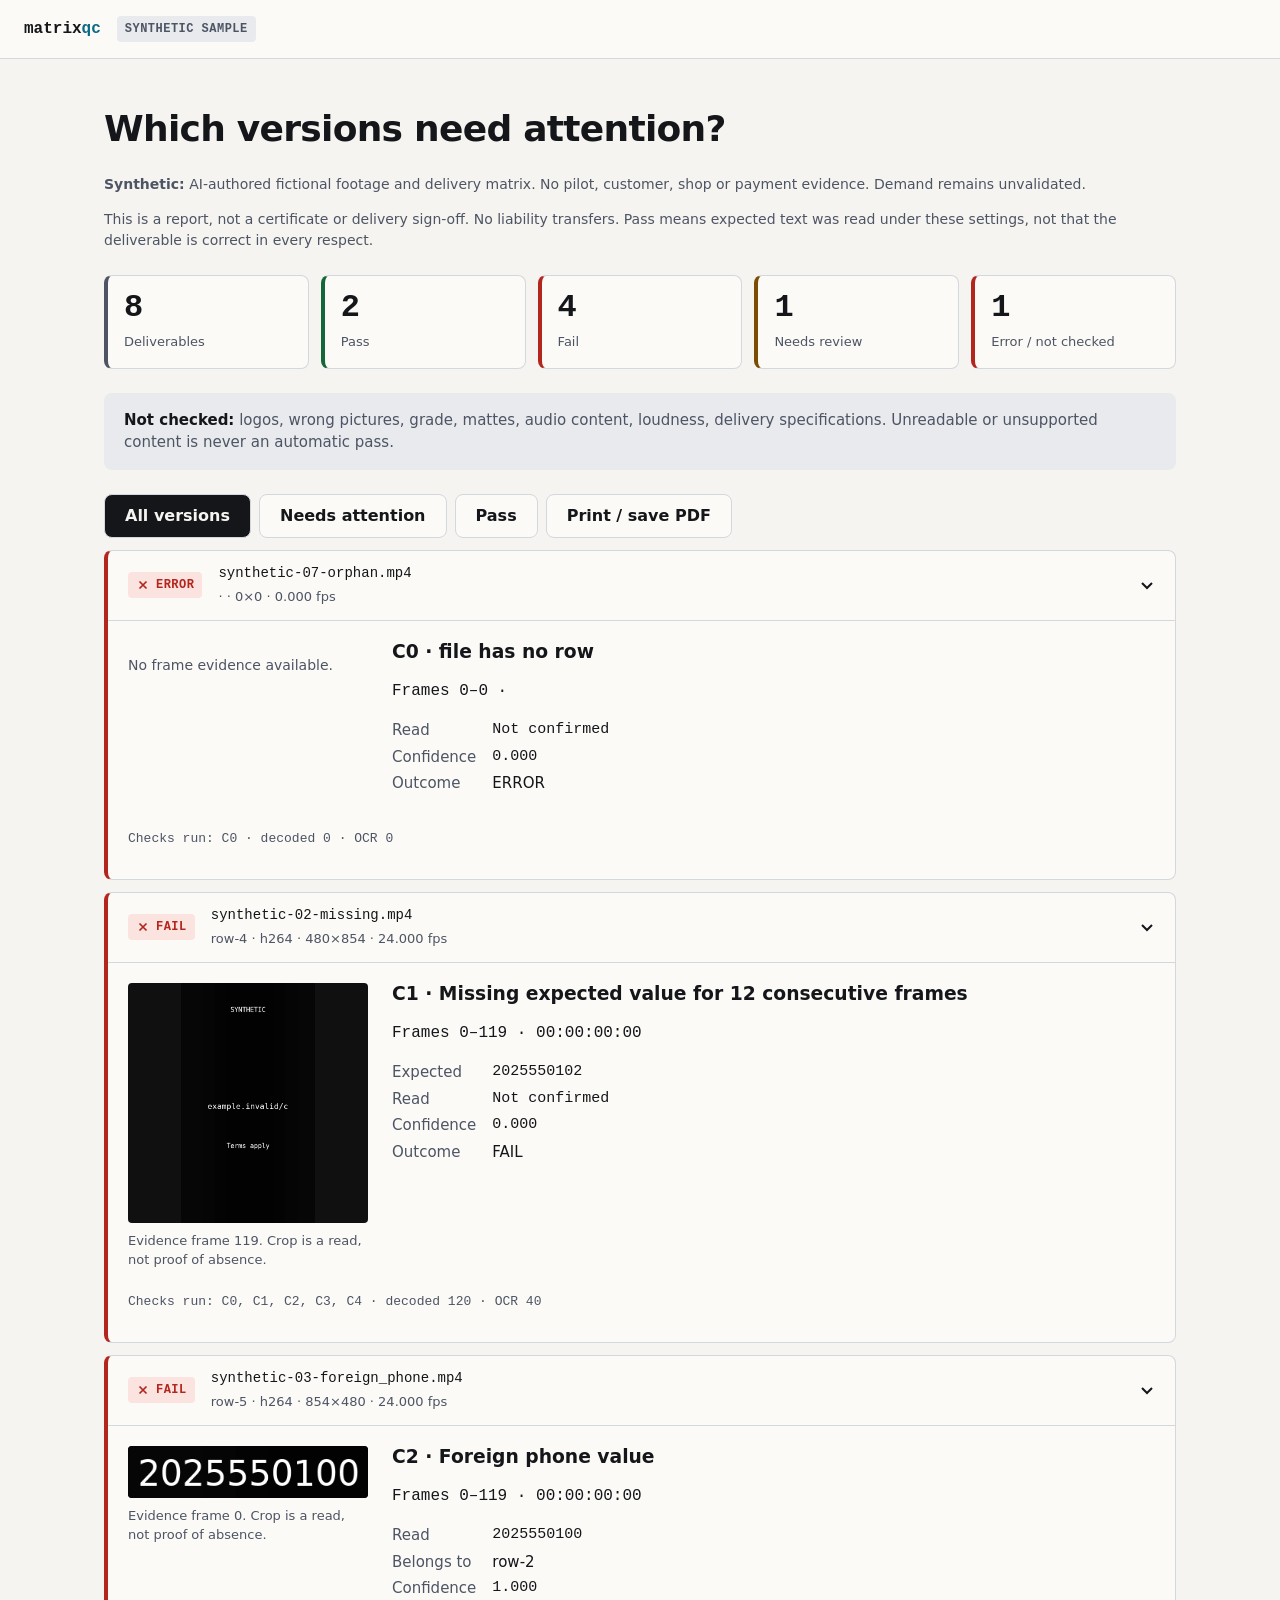
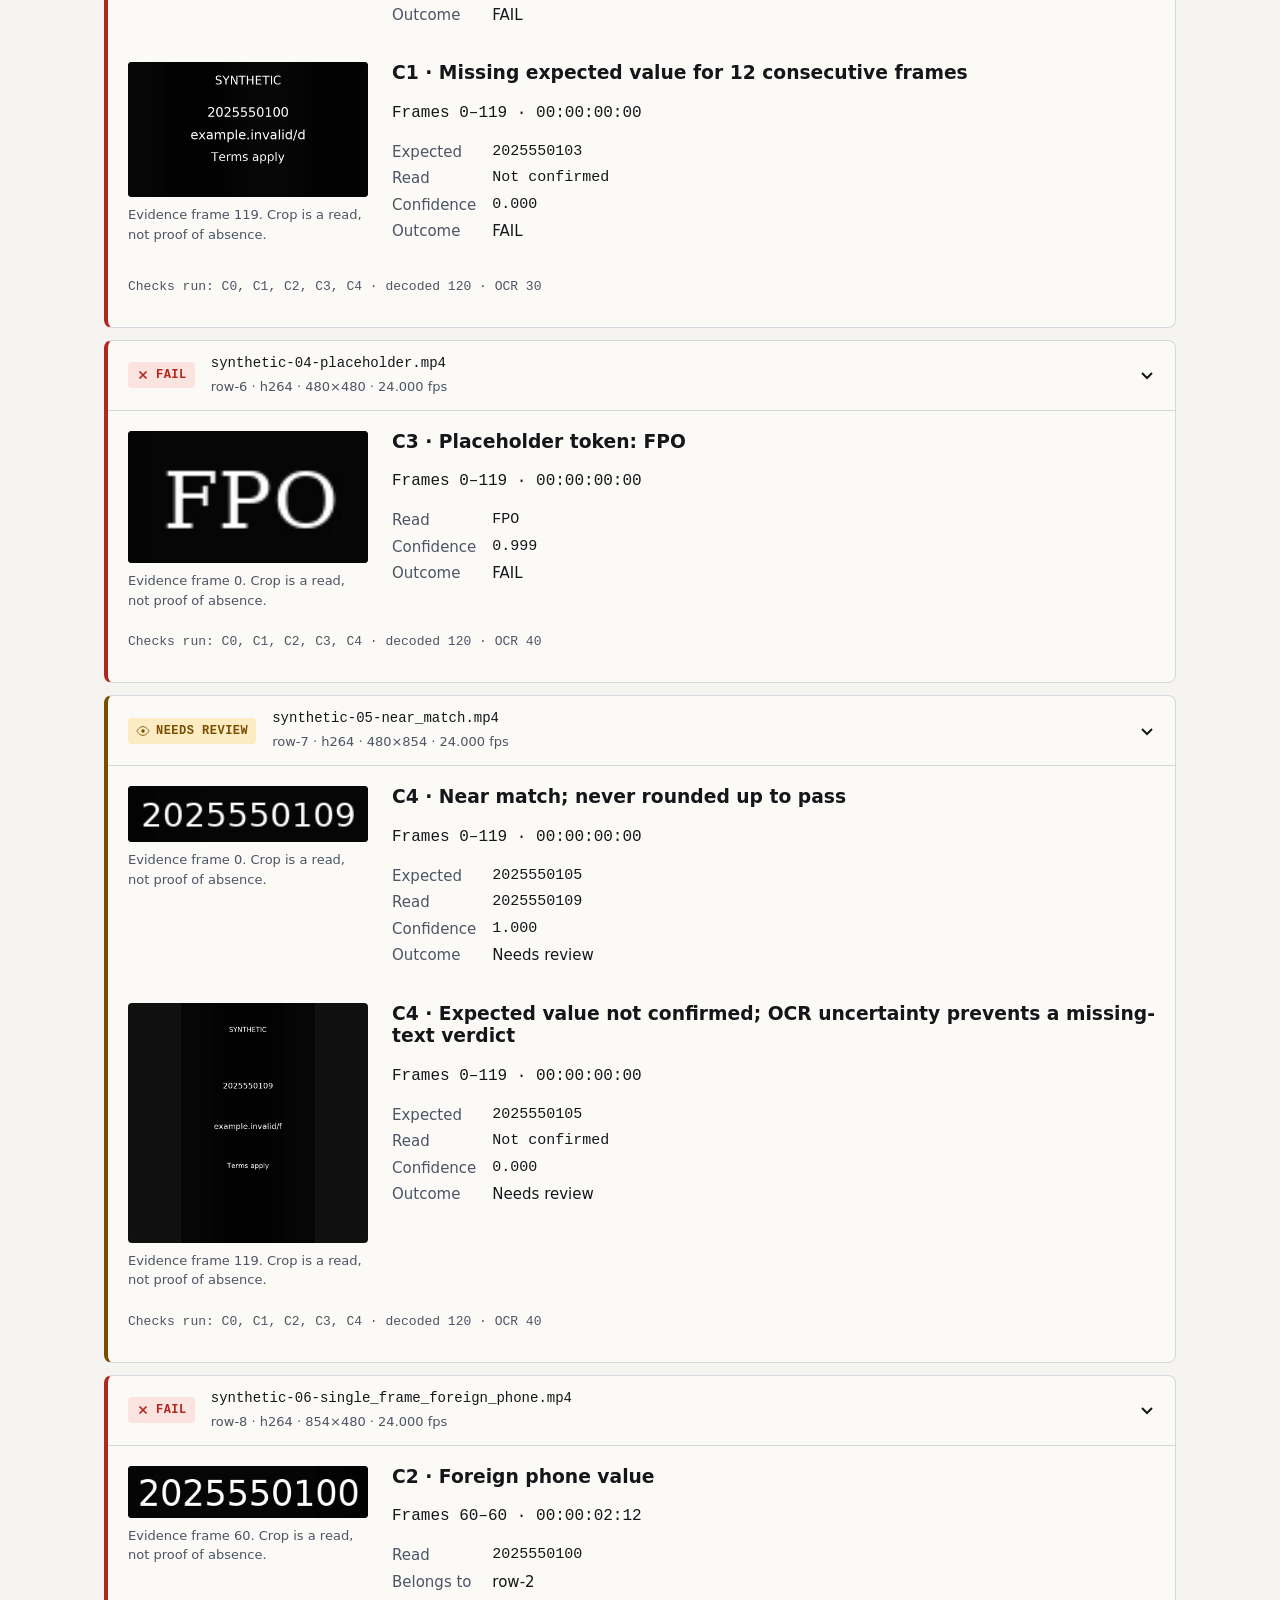
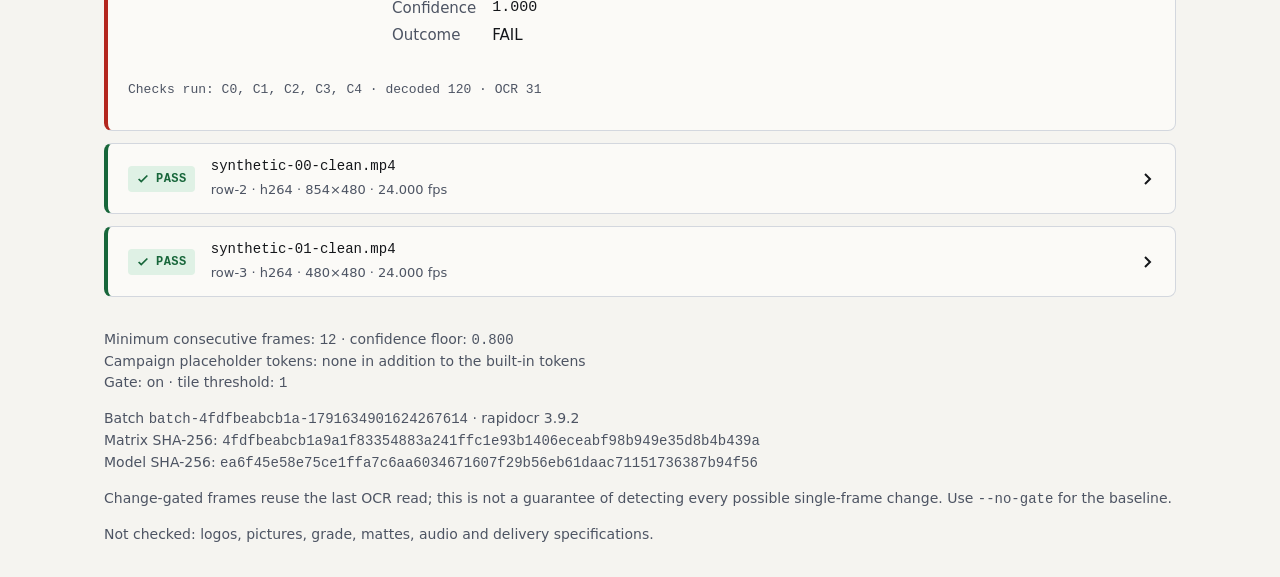
<file: internal/qc/assets/site/sample/report.html>
<!doctype html><html lang="en"><head><meta charset="utf-8"><meta name="viewport" content="width=device-width,initial-scale=1"><title>matrixqc — batch report</title><style>:root{--bg:#f5f4f0;--surface:#fbfaf7;--surface-2:#e8eaee;--line:#d3d7de;--text:#14161a;--text-muted:#4d5463;--accent:#0b6a86;--on-accent:#fff;--pass:#17663a;--pass-bg:#dff1e5;--fail:#b3261e;--fail-bg:#fbe3e0;--review:#7a4d00;--review-bg:#fbecc4;--focus:#0b6a86;--mono:ui-monospace,"SF Mono",Menlo,Consolas,monospace}
@media(prefers-color-scheme:dark){:root{--bg:#14161a;--surface:#1b1e24;--surface-2:#262a32;--line:#353a45;--text:#f0eee8;--text-muted:#b4bac6;--accent:#5fc3e0;--on-accent:#0a1a20;--pass:#6fd197;--pass-bg:#12301f;--fail:#ff948b;--fail-bg:#3a1613;--review:#f2c35d;--review-bg:#352708;--focus:#5fc3e0}}
*{box-sizing:border-box}body{margin:0;background:var(--bg);color:var(--text);font:1rem/1.5 system-ui,-apple-system,"Segoe UI",sans-serif}a{color:var(--accent)}:focus-visible{outline:3px solid var(--focus);outline-offset:3px}h1,h2,h3,h4{line-height:1.2}h1{font-size:clamp(1.5rem,1.1rem + 1.6vw,2.25rem);letter-spacing:-.02em}h2{font-size:1.3rem}h3,h4{margin:0 0 8px}.mono,code,.file,.tc{font-family:var(--mono);font-variant-numeric:tabular-nums}.topbar{display:flex;align-items:center;gap:16px;padding:16px 24px;border-bottom:1px solid var(--line);background:var(--surface)}.logo{font:700 1rem var(--mono);text-decoration:none;color:var(--text)}.logo b{color:var(--accent)}.topbar nav{margin-left:auto;display:flex;gap:16px;flex-wrap:wrap}.topbar a:not(.logo){min-height:44px;display:inline-flex;align-items:center}.wrap{max-width:1120px;margin:auto;padding:24px}.hero{display:grid;grid-template-columns:minmax(0,1.3fr) minmax(0,1fr);gap:32px;background:var(--surface);padding:32px;border:1px solid var(--line);border-radius:8px}.hero h1{margin-top:0;max-width:23ch}.hero p{max-width:58ch;color:var(--text-muted)}.cta,.state{border:1px solid var(--line);border-radius:8px;padding:24px;background:var(--bg)}.cta h2{margin-top:0}.price{font:700 2rem var(--mono)}.btn,.chip{display:inline-flex;align-items:center;justify-content:center;min-height:44px;padding:10px 20px;border-radius:8px;border:1px solid var(--accent);background:var(--accent);color:var(--on-accent);font:600 1rem system-ui;text-decoration:none;cursor:pointer}.btn.ghost{background:transparent;color:var(--accent)}.summary{display:grid;grid-template-columns:repeat(5,minmax(0,1fr));gap:12px;margin:24px 0}.stat{background:var(--surface);border:1px solid var(--line);border-left:4px solid var(--text-muted);border-radius:8px;padding:16px}.stat .n{font:700 2rem/1 var(--mono)}.stat .k{font-size:.8125rem;margin-top:8px;color:var(--text-muted)}.stat.pass{border-left-color:var(--pass)}.stat.fail,.stat.error{border-left-color:var(--fail)}.stat.review{border-left-color:var(--review)}.notchecked{padding:16px 20px;background:var(--surface-2);border-radius:8px;font-size:.9375rem;color:var(--text-muted)}.notchecked strong{color:var(--text)}.honest{font-size:.875rem;color:var(--text-muted)}.pill{display:inline-flex;align-items:center;gap:6px;font:600 .75rem var(--mono);text-transform:uppercase;letter-spacing:.04em;padding:6px 8px;border-radius:4px;white-space:nowrap}.pill svg{width:14px;height:14px}.pill.pass{color:var(--pass);background:var(--pass-bg)}.pill.fail,.pill.error{color:var(--fail);background:var(--fail-bg)}.pill.review{color:var(--review);background:var(--review-bg)}.pill.muted{color:var(--text-muted);background:var(--surface-2)}.bar{display:flex;gap:8px;flex-wrap:wrap;margin:24px 0 12px}.chip{border-color:var(--line);background:var(--surface);color:var(--text)}.chip[aria-pressed=true]{background:var(--text);color:var(--bg)}.chip:disabled{opacity:.5;cursor:not-allowed}.list{display:grid;gap:12px}.row{background:var(--surface);border:1px solid var(--line);border-radius:8px}.row.fail,.row.error{border-left:4px solid var(--fail)}.row.review{border-left:4px solid var(--review)}.row.pass{border-left:4px solid var(--pass)}.row>summary{display:grid;grid-template-columns:auto minmax(0,1fr) auto;gap:16px;align-items:center;min-height:64px;padding:12px 20px;cursor:pointer;list-style:none}.row>summary::-webkit-details-marker{display:none}.row>summary:hover{background:var(--surface-2)}.file{display:block;overflow:hidden;white-space:nowrap;text-overflow:ellipsis;font-size:.875rem}.meta{font-size:.8125rem;color:var(--text-muted)}.chev{width:16px;height:16px;transition:transform 120ms}.row[open] .chev{transform:rotate(90deg)}.body{padding:20px;border-top:1px solid var(--line)}.finding{display:grid;grid-template-columns:minmax(0,240px) minmax(0,1fr);gap:24px;margin-bottom:24px}.finding img{display:block;width:100%;height:auto;max-height:240px;object-fit:contain;background:#101010;border-radius:4px}.finding figure{margin:0;min-width:0}.finding figcaption{font-size:.8125rem;color:var(--text-muted);margin-top:8px}.kv{display:grid;grid-template-columns:auto minmax(0,1fr);gap:4px 16px;margin:12px 0;font-size:.9375rem}.kv dt{color:var(--text-muted)}.kv dd{margin:0;overflow-wrap:anywhere}.checks{font:.8125rem var(--mono);color:var(--text-muted);overflow-wrap:anywhere}.errbox{border:1px solid var(--fail);background:var(--fail-bg);color:var(--fail);padding:20px;border-radius:8px}.state{text-align:center;padding:32px;border-style:dashed}.state .btn{margin:4px}.features{display:grid;grid-template-columns:repeat(2,minmax(0,1fr));gap:24px;margin:32px 0}.features section{padding:24px;border:1px solid var(--line);border-radius:8px;background:var(--surface)}footer{margin-top:32px;font-size:.875rem;color:var(--text-muted);overflow-wrap:anywhere}
@media(max-width:640px){.wrap{padding:16px}.topbar{padding:12px 16px;flex-wrap:wrap}.topbar>.pill{display:none}.hero{grid-template-columns:1fr;padding:20px;gap:24px}.summary{grid-template-columns:repeat(2,minmax(0,1fr))}.row>summary{padding:12px;gap:8px}.pill{font-size:.6875rem}.finding{grid-template-columns:1fr}.features{grid-template-columns:1fr}.kv{gap:4px 8px}.file{font-size:.8125rem}.topbar nav{gap:12px;font-size:.875rem}}
@media(prefers-reduced-motion:reduce){*{transition:none!important}}
@media print{:root{--bg:#fff;--surface:#fff;--surface-2:#f0f0f0;--text:#111;--text-muted:#333;--line:#aaa;--pass:#17663a;--fail:#b3261e;--review:#7a4d00}.topbar nav,.bar{display:none}.wrap{padding:0}.row{break-inside:avoid;margin:12px 0}.row .body{display:block!important}details:not([open])>summary~*{display:block!important}.notchecked{position:relative}[hidden]{display:block!important}.finding{display:grid!important}}
</style></head><body>
<svg width="0" height="0" aria-hidden="true" style="position:absolute"><symbol id="i-ok" viewBox="0 0 16 16"><path d="M3 8l3 3 7-7" fill="none" stroke="currentColor" stroke-width="2"/></symbol><symbol id="i-x" viewBox="0 0 16 16"><path d="M4 4l8 8M12 4l-8 8" fill="none" stroke="currentColor" stroke-width="2"/></symbol><symbol id="i-eye" viewBox="0 0 16 16"><path d="M1 8s3-5 7-5 7 5 7 5-3 5-7 5-7-5-7-5z" fill="none" stroke="currentColor"/><circle cx="8" cy="8" r="2" fill="currentColor"/></symbol></svg>
<header class="topbar"><span class="logo">matrix<b>qc</b></span><span class="pill muted">Synthetic sample</span></header>
<main class="wrap"><h1>Which versions need attention?</h1>
<p class="honest"><strong>Synthetic:</strong> AI-authored fictional footage and delivery matrix. No pilot, customer, shop or payment evidence. Demand remains unvalidated.</p>
<p class="honest">This is a report, not a certificate or delivery sign-off. No liability transfers. Pass means expected text was read under these settings, not that the deliverable is correct in every respect.</p>
<section class="summary" aria-label="Batch summary"><div class="stat"><div class="n">8</div><div class="k">Deliverables</div></div><div class="stat pass"><div class="n">2</div><div class="k">Pass</div></div><div class="stat fail"><div class="n">4</div><div class="k">Fail</div></div><div class="stat review"><div class="n">1</div><div class="k">Needs review</div></div><div class="stat error"><div class="n">1</div><div class="k">Error / not checked</div></div></section>
<div class="notchecked"><strong>Not checked:</strong> logos, wrong pictures, grade, mattes, audio content, loudness, delivery specifications. Unreadable or unsupported content is never an automatic pass.</div>
<div class="bar" role="group" aria-label="Filter outcomes"><button class="chip" data-filter="all" aria-pressed="true">All versions</button><button class="chip" data-filter="attention" aria-pressed="false">Needs attention</button><button class="chip" data-filter="pass" aria-pressed="false">Pass</button><button class="chip" id="print">Print / save PDF</button></div>

<section class="list" aria-label="Deliverable results">
<details class="row error" data-outcome="error" open><summary><span class="pill error"><svg aria-hidden="true"><use href="#i-x"/></svg>ERROR</span><span><span class="file" title="synthetic-07-orphan.mp4">synthetic-07-orphan.mp4</span><span class="meta"> ·  · 0×0 · 0.000 fps</span></span><svg class="chev" viewBox="0 0 16 16" aria-hidden="true"><path d="M6 3l5 5-5 5" fill="none" stroke="currentColor" stroke-width="2"/></svg></summary>
<div class="body"><article class="finding" data-check="C0"><figure><p class="honest">No frame evidence available.</p></figure><div><h3>C0 · file has no row</h3><p class="mono">Frames 0–0 · </p><dl class="kv"><dt>Read</dt><dd class="mono">Not confirmed</dd><dt>Confidence</dt><dd class="mono">0.000</dd><dt>Outcome</dt><dd>ERROR</dd></dl></div></article>
<p class="checks">Checks run: C0 · decoded 0 · OCR 0</p></div></details>
<details class="row fail" data-outcome="fail" open><summary><span class="pill fail"><svg aria-hidden="true"><use href="#i-x"/></svg>FAIL</span><span><span class="file" title="synthetic-02-missing.mp4">synthetic-02-missing.mp4</span><span class="meta">row-4 · h264 · 480×854 · 24.000 fps</span></span><svg class="chev" viewBox="0 0 16 16" aria-hidden="true"><path d="M6 3l5 5-5 5" fill="none" stroke="currentColor" stroke-width="2"/></svg></summary>
<div class="body"><article class="finding" data-check="C1"><figure><img src="[data-uri]&#43;[base64]&#43;8Rce6Y5UM39avqnBK6g6jvMd7omze7U7yAzzFejwQCXDthM4pV7/mj4ddfLt4tMToajo4N&#43;KPG1TQ/DHx20LEr&#43;ZAvDMAybkkm3CU9LZdiUtpLl4WFR2Z7IdISpL8SNTLqUSIbJ06qfuGqYCMNkPzG3&#43;4mbT16s21vVV7SFb3Rd57gvdJqk1mvnOBEZPGjSnKGye/fDKyc6Apl6vyx0oTts9MErBZr5kIyJ&#43;QBND01Z7nqQS9lKUF2pYuXlDw6d65uI4FJFsJpWjzv/6tAeAyesOiFqC1PjH3Xt8eX64WF11&#43;ZZfujqIAiCeINVue0A5xu5WwZyu2sP4sEUWRMP4vGgwariQRAfYPZcEARNNjsI4mfd0NUzdP3wnv8f/1693zURXLIINrltmjy7U6Subp8z&#43;3nDrLd3haIz77yw1CQm5xNT5/3lZlBx2u4UzgZidjbWqCuqefSYunC2KKotmoJFRs&#43;VJatEGmtrs79DBJcsgkVGysUvfVlE3zg/7Bmx7q/LirOuntjUfVp0Y1SUbKZz5ORqXwW45MDaU&#43;JleYDnVtqb3WJV5b&#43;9m2mskRfSd2K&#43;v90p9oR8FvoKwCUHtl&#43;k7K3c1zZZe2rgS30XyeJLlv7aR/fdNzKaZIuT7&#43;4pB30Z4NIDy/c/yIJj7zzWOwpoa1wsS1b0&#43;e5z318jL&#43;bdAeeym2HdYjczz2ZDPDvSUr5UkHSIyklfAbgDgGXqYRk8f8eZXZMzaLLtQN9KecX3yrb6ij4Fd1HZHIRJt75dFLE&#43;lV4GJ8Onr3YsVP4n0tDi7gAuEfCpEdO/aZQuk75aY5lb3QUqn/qraEyaNvXwZDd5cqkzAkti4yO3TFhxxqqelFQgooca5Vv/h4RiG2xmyxEXBun17qpoIeTXwVui7hYv0SYXRHq1cMUHuHTAIta4d&#43;m9v&#43;vzoqG7ZVY/p5pbIR3ZP3yU5q97PZWbf80KW/Mm45aPReqEyWBfAbiDgN2/&#43;o/krgjL/LIoU98gMyx6cJW9n77sQeS1Zj32t4z0FYA7DtisSRL&#43;cVMUrNHPrX9W9I7iN&#43;YfUFpbF8ca7rCKeJvODYDbAyxdpsjRZnfL5i7BYpc296qIotryAlfzL8jXnE3WyZD5//73AG4r8JDa18YN6nrrxJ2jrCY67v7w&#43;zheb4OikmYD19lbwWvdwr/dLJX33DqzAMvkA&#43;t15bp7upaPXbvMN/GyoWQvG0R0zJhoal22p3kER3PtkQNjXYe57pS/fGv0qCO6/TKZEj2APNffnxxRg348zW2rq0X6nxORed2mz57tWt73HwRw6YD1&#43;IjHH7qjXOtqP9gvWthl0WsgrRnrulTUYtlTwKKXRO4injZufj&#43;dfQHVPCdnbJn5QL/641s3&#43;pbOk7TMl4qS7GqdBTl1tc5W9pl2UMsDCVJWQKSmMR&#43;Ofkw6gF3VbTW3tMpmtbzBIrlzIzoRLL/3sqxXaG/PtHjt&#43;7xiCgJf6uBkrQ9p2958ZLb7A7RUw0sxsghnUyfJatlF002eM/mGA/b/qxLgGxTY/BMs3wDwjQVcvNkL4OsZWAAGGGCAAQYYYIABBhhggAEGGGCAAQYYYIABBhhggAEGGGCAAQYYYIABBhhggAEGGGCAAQYYYIABBhhggAG&#43;SYH/YZ8OBgAAABCI&#43;[base64]&#43;[base64]/M7LsbLokgiBGQAB&#43;gHxI/8RY/UFGjfl7w8mm5BvFwtSAieI7VYkGxQqVqQT1gqVhBQAzIKSiIFgWttQEpitSAXMQC4W6AZGOuu/P0zLvvJJtkkyaBUALPMzm7c5955zfPXJ53w4AZMANmwAyYATNgBsyAGTADZsAMmAGfcYDJehjwmQkYDJgBM2AGzIAZMANmwAyYATNgBvyfBCxKP2rp6lImSgRE&#43;RuviHRDnK4j2zABm0EWdbEtUB3KRDnTLpWHaeqL2RV9Yk2d3YDJDGldxk&#43;ckM1JEEjEUFaqHHUizZzlgA1gbAyFwzr8kQ3WUEi8XJIdazmtodDGcDgUDq22YU9eDmdbb5mkhsI3WT8DrjXgiALLWqISJIWssIeeBCcgYnZEW49xdEF&#43;6FmQZMA1AnyFz&#43;ess4FaiLsx1vmZxRVKqfWVVgCqyX4hHvMXvgqlYyQx4EqAhXe0qbV71HfeCZyzzAYsKp&#43;ix/qax96Fo6XZMPwxGxoMuCaACULUBZMAdF3mhRWqeEmCQUb07/ni4QQ9XUOeeYArnDp11AVWSq91aXwmYD&#43;9nplYmA1OmE3O1CTsnbPymihEzBNuJUflvqLv08K707rhSGXmtB5J8BhWaleYyVbWrERkny2XTQKNx2LxD5HpYOdFWcMNGjBp6F5zd&#43;RmZ4x3hICkdgeKV5rHl7LJ1uKtCSbLRY8s33w0b88HowPQGphc8sUdm/I2pPqn7c9b0R5EYmQo1P7aZYfytr3QQqAK3aXr5&#43;/46dj6xwJVjdrT4XAoFD7qDavE/eHQ/7R6cUd&#43;9oorXSDjS0IXe1XdFQr3Nu1ePPa9zOP5&#43;1aNiquKxaSwDodDR71yQBjtZ&#43;8s2L&#43;wazRkDflgC0zzZgSAHrO3ZOdmjFQU&#43;3R2UsV/UsWJIfGLKCL/aON3lOPcSTTJ8SulFlN&#43;slRKtvDSiXYnO1KpqXSkmIgK3HIZUko1muiXYW2Ch7pJK&#43;voE2X9UsYt0kQmy&#43;ZEG1VBJpvylGODso&#43;mvgdNFBVebyISQ/RcpEKVTkcCUormRNpUqWn3Jcr01GvW1iClfMaUpxwlpFSu/F&#43;&#43;iaDCyUQ3Kk8cFdhFq7wMSsWne4&#43;7sZ3jt6MUU&#43;ywnoDUuwYDC/vT6mvjEx/K6bZUmCX3z7&#43;hp3sS8FAfjNpiZrDePqN3&#43;/hGHUfltnvfJ8wi13JKyzQE&#43;o08dxyldBREBHpu2&#43;3xiY8UtvpTFRqa3k&#43;s7tHk/BE5ycuq0IrJSvlmGUuFp1kEzDyQ2iRpUjjwkjkGH/4Y/SNJTe9CeolZor&#43;bcWf7xo2SRgfbfeATFOuE9KySamaUqaP1kkZH0s5t1u/4xKgFWKNvB6vAILW0L1bd0jIheUrX4WVaXm9iSZ8csVOvTPzDiZb5leM4NxENdiesfw0dSFSXFdAcM7nNpDafjnIGEd2mlDOVCgPK2UY7lFJB6i&#43;lHEX6WGujQEOJxljlWR&#43;twUOIlrqhXlo/oJQUNqGcqJmUU1qmD9G&#43;FkYtXyNKMrFpRP&#43;rlFTyQaJrbC63pjSiW224vAZ7lRqP&#43;wiziHpKR6mrNdFNVmWV2qwzPJ&#43;7HM00w&#43;A4ySPtKFUhdlhPaw1&#43;FEVj3HPH5x9jSGTCDtqf&#43;Fb84rhvxpo9y7ueSg29FuhsgpSlgSx8T4QDaO0qgnjzkCk7/yAGxpj0QoxH4SNuwl8/wbCanGpd9/pxc2haDnQzZd/LwwDX2DwQ27&#43;0WcyWL9YCXWy4OpG6Pz5dZ05QGz&#43;Mvo7dkSxe8EIC47D/cdeLLW/YDPUn9Q64VTesPuD6sAbXRJo7MjB8y1edc/sU2WWsx&#43;xvfiwJhbIITU1Q5GqJIIJCyCDi3ZGhtRFon6G7z1YdJecnY/VB14e1IsUXtTxW52idm/EgqJn5zl&#43;OfsY41ioVCz0aPWd/cywUCmWBmtSkTt2lOT6L5Ps0Krd8AluX23DbzlhS5F3WamuKOx0BdwY2RLDqLMS1Mx4g4yl0wJBd5F2Rfv&#43;XYZckmBuJgGOSUSKhS1BsfDBnb0DsMfHQuxE411ZdJtQJ2BAZWL0HcW0Qc7&#43;s5MQR96sYwm/UjRbgvFSC6KM8wOq1z4Z3S5BmNxZ&#43;W6ga0WgD7DH7OeSuqGXk6p54UXoaTJ0J38pISGovsiEDbgp6prCwqKi4OPQWkOC9s/ucEPwayjyjxoRh9MV9bfw&#43;Xxk6rUtvitKMPZDnflEhRLzNFHUROYcwuaQ4ZF5BzAea1fS5yK6j7iTCJ/vEAABp&#43;OIH00lMGIHP77nAr3zN3buwbU1U/ZqqMZBvskL/FHUDehJ737YGFpEgEDxlo38KmsgzdgBpnzaioGjxjkD84oA2uy/EGKy7&#43;f1DmugcUKw63MKNI1aIODOCFUUgaGwg0g59TbQtloTfoXsD1DEFC1xIvjHIuHnF4TBQvmMxO&#43;n&#43;6SDQODKkTbwoCXTtjRklXhCUC8RX8XaiQQLeCTwQ8AfcE13A/5X7YGLehdn9wle&#43;FHmwdi3F3LB5gy&#43;6xVQOc0sCOpgPIImKf7TxUS/adwCDlHJ8PvekuoHqZMgEFiC&#43;Nwag6F23yQtbYl7INIJyHavmBCezgKTI0tPexgG/wPHXS/sjdgCX1u1l9ukJ&#43;GAm9dA6bIPu31O3YtjSJ/HzAa5dL84s1C6qfjZDtHgGyF7u0IrrxKZQZHAoiJY2Cw5uwTWilLdrtfTSauU2ZyJN9MfKo6Yus&#43;1KQFfoWK44z3orisCuH3E9XOnlxWkk9cOrP5X2h7J24n5vITsjAGOGGHKVihwX7/4VhQGdOhEzVmD6SszuCqGxuwi3m1ukvHFQrP1Nmt0QGOZelwa3xoLIpBQiExe1MmudsVzQ7zDiSlfVBf5/olWPe8PhcPta/WRnAW674b/dI5YgsbcYt5mlH73SbDogMqlzonDNz15lRGU1y3TckGL087I7SleXx5yCmWWPJTAdradFtLzDYO&#43;k0ZABi/mr4tb&#43;unsjp8PwdUvamkNV2/niywkKGJrVeHFTSOQvx90zOjkXPv7entJBqewSPkqNazlqFna&#43;6Q2rWEzOvE7m7ZAZ7LmrAp9Oubyxv8OIv7&#43;bZMtEi8nmKbaIfjtQ3i2iwFxkrzLHL0EFy3DPK538SU&#43;s2GvTAXpXBN7s6PZBQNr3E2aamW1BPx/Esv7x8fevLD2MtRiKOXZXcd2cNRiz/MamTpcJXyedAgXzDB4nyVkTTJQEEhZ4plda3sFxnEYZlNPJMbar60KUbr4Tt5tEon0pRJNcS9Z6pVQ6LVTKWU9TXUsWPRU2NmE6lCxLTVGzjfVZUxdja1JNy1pJshnuI6KONvCKthlI55hK&#43;hBdbhJkV6KhttLVRPSaZ78SpmOm1F63Y14OMdtUQbqzFEK9EslgwjrHNcfdku9GFTxjbdHPUXFHxyk1RCtHNVvi9eOrJDtIVYgd1hOQ&#43;tdgKhhy7Rvf5RV//3rKz/ZB44UUGrHbfTO6biL6jgZwOGXqd0XBzOe7b7OFosVTtkWpHx4r3jk9OdNTcgExasymQnN7MWqEgsE95mwPFn3/h6vuy7JFo0XoqHtOVesEiQUA3haRXwPJI1dP2VoczJzWfavNYLaG0Q9vKvT8Uf1zOwGNNZe&#43;sbfk8OKr/ualNHkY6buj30Jr5A68Yd6OYOHX43rst5H1J8Jf2xLVClWfHOVqvvmY9xKz8F//tOHTVETFCPePxr&#43;Iy76t67Yoqkusmat3DT7LnTMOK7&#43;NmXKKhAHXI2ACpbXFb22QAZ9pgAXEPJ8vg2pb7iwEXOH/RRqU0yJ2PAMuBez9xxedBl1pcNIgTtHmnTtVawQ&#43;[base64]/bsB7aqq44D&#43;O937uu/h2XMbTgJTkzBWQcJhhHnGEPALSHqjDgRFhwMmXawEoVglkxnMpds/pmoU2QdxDmFMDeUsIl2gQ02isNmQVxBnEK3aEjXuYp9r3/fe/dnfqfn3PenjX2xj9pu398lfffce85puZ/7O&#43;fc&#43;wAMYAADGMAABjCAAQxgAAMYwAAGMIABDGAAAxjAAAYwgAEMYAADGMAABjCAAQxgAAMYwAAGMIABDGAAjzFgJva7ox3M/7df/fYA3pjJZDKpdFo/Muf80VGLafZX3&#43;2L4yxifmesxzhOImTwMBn8vSAIglg3bdDPKf7oqMWrZbFgjy8A&#43;AIAD7n5eZFdcnM0SbsPd4pJspVzgl1D8XWjAmd71V0iEeJsFzwGVgVvdeDAX32n4y64FJCJ/pNB9VzIQHOj54mFo5vEKYu/DfI3jvpyfQO49MDh9bv/3tP21I3EokgHM3UVm08k/vrI5bQ/ffOBrqPTr36pq6mGWSi4/UhHT&#43;v&#43;FRW&#43;aRRS&#43;ZnHXj6fOLllqmgnz6e/MLexo6NxsXV/IbVmbuP5jsbFg2&#43;NhzK/tse4sj11E0vB2TG4lZc0yoqOoOgwNoIuqTcuHhQb4df1uDGHZP1vJZRQHjDPyBsi8uJrYRgeDNgEe7SehOE63zSK4J5QT0nYOV/LR2RrjxZlrZ5rkq29ErqSbnvkHvd3zJb&#43;y&#43;3OMmkrN4ZdBWP8nzt8&#43;EswfPjLOoIYfxnMVL&#43;x/4Ha6hnfpHsXDMywtGbBXTXxD975OhG1TL5RPnxuyrzUwjjz/KVy9xVV712ys2tg7M0ZcSX5qxXT45ded7h6V5kmJN3xx7lVtU/TD6fZPu84PmdC7dP00LS8aZeI/nSs7FZNebpNHk3nnxqb4aVLE/7WGz787Tx8FGbwxH/J7Zpm5juy16bVYZFPBCYITGAaZZUxJ6XOmGaZHQT10qwV9Z/JzTYX2mRSQuYZY5qkc3JgTNXfwvuNCY7Kvy8zxlSdlfu1YpCTwcGa8M/a0dS0zCjorNjNX4Lhw1/Wt1UG06JJbz5qF0F76Vo3BzbtjxZXbcTtdI74DbpYqI2ueKdfTQ2senMyTnNaJPEXep8t7n2TiPt380LWZfPeDiHq20Uf9bWj&#43;GXnldcQycrg2bP&#43;0FiOcThEz5JLelOpdCZzhC5172kOcyiKyES9TL3Uy9JDcZLfnZ18&#43;md115RbVuHQ92Grztl&#43;KhFmUnOoSptSCxGF1CI1oquzl&#43;2yuoVm&#43;Po&#43;pGcnrybhVdQgAL4QwDKJyRidTYUoUAaSdjG6o8gikrZ&#43;&#43;l/rmv/TYOWPmtq/VakHXBvXzfpjt72/SvcoZo8nRchIN1eTPv10EYtQN73DPVFlW4YNsjzOH/nAP/f5rgBcUmDqlGdisZhOZkGsz1JyivKTk0h0aGJqW/uuq9ftm7Bpi76pyK1D79lC&#43;xa&#43;OxaUHXNLr7iVrKJuSznB/oxTj68fBbf8YeJneTX9vJ8BfCGApYVmGhL35krcXMpe1idc6HbSxxs&#43;vZZW6sNuHsjioPXm5/WZqlY08Zlm2cNX0Rl9uqZZuuTmmXRGDxKnqNJ1z0QPy6qKZbQjGgwAXFJgPpiYUic6gA5cccm&#43;inRvlqK3UezqnKZ4XAo8KiiZ0cF43UTn/qlLiKjsFjpkSzddpmP3cleSdrrSdSosTyQWbJ549DQLgEsILO5vZeq8l37w/ZkVF1218smvubfN0aUW945RjVnoq0&#43;sqK2uXtRAJ7rz0peImmnWt6dW1t73YMIl/kVPzS6vebym9&#43;GB0r4PlU9/vKZvmxaIDtAnl7u3YULdj9E3aEfhHYOvC0f2daEbdTWNtkz5Sn297oevaFrlX2ixya2pKyTxpUvtseR6fzqK47tu2bRJmH4883rbgWy/9SVtvaHV3h7bP9/MwvLlVj1H9JumeTuJqOZVu7huuJN7nqSCMR8ZPLIMzr2Ym6/7xWt9nSd3fu6&#43;nK&#43;TspWi7wz4u8t2n&#43;7ue&#43;Uns3&#43;f29xusnrjib7ki2s2&#43;NbNiw8lE88t2SH6GEzNHzuUTB5Y8oi4u&#43;bj2173LYlOnaA9Xb4wxoPL/V5JovhhKxzi2H/vM5rz2A3FmmLuhLgnXc5p4Oq7idg3zoaesMtt/Xzh2i/u8Ce09KXt7quoqF1OHxf/o/KGZ91&#43;tA26hUqQVMX3&#43;VYYoqNL7R9L/ejsl1uK7gZOi&#43;fVTRiacPC1yvoPcTHFvQCTgup2q6s885zfxxxcujm4qGAVs89ETkRfcnEJp0suX3QXbfUlAI82sH0k9gmtP4XJyKBq/3PwqRlMp7aVsEcssuwiq&#43;[base64]&#43;zTwQAAAAACMX/[base64]&#43;9wAgxBBgwYMCAAQMGDBgwYMCAAQMGDBgwYMCAAQMGDBgwYMCAAQMGDBgwYMCAAQMGDBgwYMCAAQMGDBgwYMCAAQMGDBgwYMCAAQMGDBgwYMAH3ADDP9L1uq6QnAAAAABJRU5ErkJggg==" alt="Evidence crop for C1, "><figcaption>Evidence frame 119. Crop is a read, not proof of absence.</figcaption></figure><div><h3>C1 · Missing expected value for 12 consecutive frames</h3><p class="mono">Frames 0–119 · 00:00:00:00</p><dl class="kv"><dt>Expected</dt><dd class="mono">2025550102</dd><dt>Read</dt><dd class="mono">Not confirmed</dd><dt>Confidence</dt><dd class="mono">0.000</dd><dt>Outcome</dt><dd>FAIL</dd></dl></div></article>
<p class="checks">Checks run: C0, C1, C2, C3, C4 · decoded 120 · OCR 40</p></div></details>
<details class="row fail" data-outcome="fail" open><summary><span class="pill fail"><svg aria-hidden="true"><use href="#i-x"/></svg>FAIL</span><span><span class="file" title="synthetic-03-foreign_phone.mp4">synthetic-03-foreign_phone.mp4</span><span class="meta">row-5 · h264 · 854×480 · 24.000 fps</span></span><svg class="chev" viewBox="0 0 16 16" aria-hidden="true"><path d="M6 3l5 5-5 5" fill="none" stroke="currentColor" stroke-width="2"/></svg></summary>
<div class="body"><article class="finding" data-check="C2"><figure><img src="[data-uri]&#43;7zXYC2g3yi4wyACDA0q0kUXMiDBx6yiNDmAzzknMIh6ic456xqDmjI4SJaMnY8wh4wQ8OONoEEGTDC7oMOxuKGKCCEI3oWVvgd771c2576t6731ffyzm6D85362m&#43;726td1fVd26t6p4RT6&#43;cWL3cBoiNu7xayvzGwzKPRToq1IBugJ0BegK0BWgK0BXgK4AXQG6AnQF6ArQFaArQFeArgBdAboCdF87dEXuwRKDFA&#43;fPHpkv7KiQ4ffX/diM0Aw5PgEGJp0Q9X55a0N7y1/tZ1VhkcMAqsREy8e3q9MNx56d83KY6yMcluSBkWd6W5SnbpT22dTZFRmk1NR6PhwcaYodwNUGGS3OxnCnjR94oDS5ob3Xl7RTulNUCZJKTGUszmayc90&#43;Y3jB5W01H/48vKQmSglqApx&#43;fRxg8tPfPHeSys7VEjG5XPBz6Gy65YcDI0xnKGmX1QEXuB5ju37/sUbMkzDvHd6sR9EkYEflNy4&#43;KCRrMI2fPwXFb4f5fM8z/NLXImWTOc7niOdMI2ljdrTQkrpYhfnKNzoW55SpJUas55D26K9N6gUaaW1Gjh78U5mEz6jXbT8SH6iMZEoUZl1N2iJdXyl9JiNVs7Q1N0oMUREjquU6gLd7SJ6lMfCt2ti4AWBY/v&#43;TS0WN2YO&#43;dFiywr825zwjr17vBfE0JXZLEnY5JDzvFIXF8O3QXvKQlfi4mPapCMSAbTyprdI0UaysTEPq1g8ov61i3eGtj3PuOgYOjVdRIk6W9L8LAs4PaPZxBgY/pkgfRro7rBpo2yh5Dp2aeDF0HnTWiXOlcjmvhjW201oou6XaGkTfzkuHnVeaQ50xiSjzuvuYmPamBl02le6C9O842BVStPUNltbpsVmvhNNkT6WSM&#43;/TAEj0Gg9pc2JEsnJ9&#43;kEdnVVi80pHcJs5lPuqMtdJkQnGHz8ZPWoipKhs1ZLRMmKEjvDCah8NmDQrjtHln9rxnoC00/HO7XCRIStT1aPPPesobNfZyiULu9BocpkZtE78ocjpWOIE7VhlGgiRiymtDjTMqf7XN4omKQc7vWsD8KeuSO7D6xZT1D04EQpUXgwRFEqluTZyo7B5zzngfH5ncO7DbzpD1LkTydkVJkG64rnigF8fsew7oOmrxM5H5wkyBFOoevmmuP/ONYr9n0v8Hy/5jib0DzumIG3SCbGW5UyQ4NgoQmZtwjD9zz/r03TUxcFkkhU3Izj0l2Pa9/LjDpRZ2aI78aZ5/naPXm6hMOQv&#43;VppeIozw47O&#43;oG&#43;TqVXiUjaJEJ2bxVoSCz8HGZnR8p0nZ0NBnDe3/7lyN3sTG/dDmiQIqeltH0Zk8pivRjHBrzgeU55ls9PSlVPSaD8oOsEZdvwt66sI8fiO7PrA3Xhmz4QLwUDJLpWlchHM/zgxWiYGqE53vBrQv7eYJolN3zr5ExdFDwj6ELhzrhPa1jlCLomM0FAp22JPFp6AZ7dt2QKOXF0PVvY&#43;b6cq0yQi6Tnr7RIYdPlv75BZ6C2tMFOqUHtBjm&#43;p7yrDSpl2XS30gW136iBep7yASWWbpcxsgNp4Mu8D0ZN4GQ7&#43;vg36Thlzvs7pOxc3MGIS8I&#43;rcZ5lV2QAZB4PnF8itaV4pfEEVyWRB4MXScQGfHYhq6ob6XKGqts0fdkLQOV9pzT/Nlik/XnlZROK/[base64]&#43;XqUwQ8JMBtcvk9wsTWpYBqYpFcT8FbwJ2i7Je9iW9B5OxC86EWHCpWDQZM6yQ92qsV3&#43;9nQR3wQx9RkG4IWOpP6lDKjvZcOUl3qPAPB8h3slljGir5RncN/hhIycEoj4OTDUFUxfyRFrF4O8w7b0EgXQGrfQAbQ&#43;BHMVcYguKzWiTB1nUMX/OWgzTtbQ37sRCmBdBwyq2DkqJ6dxMkp/794ArA1BqIoeuYoAFTONUetCxRhH/FWg4yGCwn6L/hgpd4Mb/Exh81YifJepS1MV02B52J/tu3ytVGSiBtGG1CBr3gbChapLV3YJYxQIG1Nta/4IjNFWTpnE6x0HxCc&#43;YjJjmLzTQBfrBRn800RjbLAlyPRobHTpwMp8BtBQSrrD2VshqWlgxvq4LEkiNqNzia29Z4OMAVbMJ2&#43;VBAPNUOIbR2&#43;GhjHo6FHHlnJ2AvTtbBsuH/G3AT5yJG6DBu9kwjAiJkXDDOjoEceTRDsBdQEhPIX7nw5iphbPAuO9AxE2RvUVGzLGSYqsZ0IvvzULhsxPMAuEzQcomUxMs0ZdVOkdbtyy9rX/oTArD4NmXTi6l3/o6Psb/qPeGJVmApg98uJK7/CRj9a/2hCSUZ1RZmX6ErDHpZFAu8Fc6befDjsRheqSLu8E7yZwL6&#43;dOKS&#43;imlPwkRUCVcGrXyG0MlWyF0VAP&#43;zrY4rQNwQieXK2EehUj32ZytQEQF39WLCIiSbJyD&#43;O0nXt&#43;&#43;ImZ3PP7IzZ4LjAVm4&#43;/QZPrvzNw/tTgDPhAdlOe3Te9TMnz//8E6gSLqfQb2MQp1LI8E0yEQ6e19ue7pQJYPrQh03jlUDmFCxT557gUxdzJKffcSkz24wdOoJGxOr0fco0Lal7uJbGQMtiRPEzM3QzOVdG8qj7zXAh89RyuHKLMRi1sCb/e7srKaBhCtRiopq35vtolMk6gPk134wy/lnhDIFtLsEEqhFJmu5ez05lQPUniAHoEV6p1zay2Vg1ZYlVKv0VBkrnCF0qkQ8uY7bXDLuRqAW5WATndgiJlNxUozEiWnX8ze&#43;oo6/MGxtKhIjj0FGgBM0u/3LnS5PtAFn&#43;Rn4Sp6ZZ4vUMmwliuC0Zvcl85S2PmoxGM2umCg0ya9uOTOg61JluhGhJWWnETeJLdENYI1iJm6xVkQmnBD7JbvYU01YqBeHGKL7PzCZ3skspJ1JdRnjI/KX3bsEZVg/dz6A&#43;R&#43;EbullMtizYu22Q009&#43;42b&#43;UcC1IJPX8mABvH&#43;61/c9OGBtrKBl8y&#43;VORcuPPVSDGEYmdQ3bJ1Hx5u69Hv0lmXSlGP73rFiitJOm0V0Q93Cky6C1S5QSxt7khByplVWXZuQ9KUK6dUQjpL/XVxxFIhWCz7LS&#43;KMy9Oq&#43;/5h5j52WQPzvf9OeKpjs7J5wdLpMd&#43;GxTHW6Re97en&#43;p6WfNrT0/YIf3ep0tYRe3uKpPJkk86bsldc710lkSemtC5&#43;a6qWrNrTnjdtr&#43;yu7C61ruchNrzEOUZRqJXM30l7bUopqS5nq/MIMy9JbTIpVSttGkXivB1iNkuyNpmiYkdpOpUjlqIFtQR640cydaLeITSDUZzVo91k8jVnrxJMj9Uy8MZtqdUVrVetDqFCIiio1RM&#43;BzDwlsyYJ69lymrmMIQyGlg9cRcxnz8nyqwVh1e&#43;wZ0GIUIOzZvjdwM88BarHptBXOyqkJ9oCqM5a3TkCywTuzg1W2w5IiHyyFksIjZlTfyTQ0cPzCNgY02bKM4oC6kTTCiJfU35WyIq6kTKnJe&#43;uv8OA2yuaTVI9ujEIJNFOsrNX/xQ1MifWjFCFfEUTBT21IrLWe1sNzEFydYJs3eOOHnVdmE5IboPnJqgpVLUibSI&#43;UlynpWGQpXInt4xMR5xAkRnmdi&#43;jZIy0MQ4E&#43;jorp8A2FqdUsKML4lxbmooAecJMsdSTTCG77wXirZe2&#43;Ki8tGGNWCeUJS/&#43;o1vAzwhvxrmdWuIaZIvakehEaD&#43;pMKknPOkeceyZMwXqBGMPkm7Dbi3dEdTtM5/CUbvRKZITjJ87IxGHd3&#43;kGF8es0Ru/uQ&#43;fkMhIFZRQ4AaG97Kopo7iMKvOPqxiyIu4RVTBSc696yiPCaTJHKnGhX/iomBL1lKoRqhzSBmZKlYpAC9mTZK3mD2QHCgMR/1MD5RPy5WCgKO5gw0LGiMAis6tvAZwDdjxYSUPcnX6gU0Bx&#43;CuDsLKNpMBj/nVZ1/GcLAd79/X1ZPdQl0B7FJqdn48D1ol1758Q6Eh&#43;Az2bxiqLdmZ5lKT&#43;ZhwD4r1PXLYG2G3CPs5J0RkvOHUrMOrOdwD1KHUvCEBI5gdNAx0y3/BOTaphaZ1VTBm1F2&#43;S9KrW3dtZoED5RzlQMWd3yFICGq/cW5bOmEpIcCpyXnfFuDXWJl&#43;1FdqYaswJ9Ii/j7cQgYiq5kIFP0jMlP/E2BdLj43RGdbuQQR&#43;zYiK9jQ2piU5OEJd8BwrbiE4HnaKaRQAfvnZHdlqDdwSNy609BTZcpQCznp11X0Q1i5hx8OpsLysPqX4y4w7m3eEwaoBsjx1071mkeYD8PSpDD9gsqnayayaTuYxkt4IoT86soDYKvJPjdMTjZPZG&#43;xyG3xUBJ8ZyMqrkPzWtY3U66HDdrxT4&#43;DVb3bslTfs3A7iZkq3NWgI6XrfDi5mr/1URGq/7JBleJwtXEaNjf97qgSkg7tifU71VGkURsyHjk&#43;zfyEQ3e5mtBAOoOSBqe/0kwzkVzEHZcLoprl9TLcDtomSh0LAJwA8SOdWtYv2/RuZ00E2TU7bm699XXnYTDGMlmPpeb0sk6nU9gNXNbIuh7y/WzC3VW041VTPhEtlyXduUG535qZoMprXN&#43;XiEsVcw0x9ka8RoY1YQ0OcaZbcQqLKagNdPGM6TNTuEKwD0q3avnedWA/SamCwwzCsB6lsdy3nu9WKnNtt3F5y5b8nTwdRWw6ZlanQgJkeGgR&#43;fUgf9mpi5Tm5EiItRvExMtuuEI6/R8Ta3XOmKsv&#43;izNrT8mqPtIOBn8n53N/40bGY0nL&#43;qKN/YqUP2CGm&#43;zx3NObbAzS5BqGp/6eSc5416HUfcTXreypSJKnl5ghf7ZE9zskY/56qM7E3EfsUfY5LzvLoEE5pvUw8p6stT58XMc&#43;J3AlNerlhNtfIadApTsQ8f/IxZm671kVICLTI7XtecfC4nLm9LeewvvajY8&#43;1ETRyEHaFiNF6ncPZS6DyvNufHiXYFHsCRnDVTsG8rtzPXB6ZK8zIQ1Oe9v94t9zzqC&#43;xR4d/9dTICFOttefrKXKkavaU2OZrtUA8wbfK5U3TY4aZ1yZHjSo6Cso4Yr8SY10QdggukFP/1T21nOCqBXIBYI0XYU2k1WNynLe6h5zRkX5UnL81dBrogqpGw9xek/ZT7cDx5fpExQE57No9b0Tp4OnrpP9De9DoBVVyTaFzhvbyQXc38/Z/mDO2f6nf55K5a0VCOayzp4n3hLzt57Vj&#43;5V2q7xk7lrpD2Nq7DGsd7fp3L5wztg&#43;JcWVY&#43;dGVbKZ4cDR6pwDhk24c&#43;4F3QdIg5jDSaStr2n/kq4zHC72LJj2qBUV&#43;wWe3fMuKB4wfa2MOTPejkmt6Jz9Rpi3D&#43;02oFoqNTxRnQY6b0kY5twOkS2AwLr1gT&#43;tU7hyByDz9/4Y3CXScckdj0x4wUJ3T3yRJ/MrZL7bAud59xqO7/jY6yM/Fn9fsNM/tldUQlu2Yb7Td&#43;ewGuqqdpvR3rqZH98O0Ora6C6O5dtn38JOelqnCUMrorDmx/mU0tPapbTQyWnuV14OdLnLRGSN5Sh5dzcturqxemYrTLx7Rgv&#43;3q58YmuIE5ijoJmipKTkMpuUExVGpBprn3RpTMZ&#43;En50oKrQ&#43;MMnxN&#43;X1U7bLQJSwpZUx2uf6nTntVB4c2YrGeFIixiPPozQ3i9hm8ouWtGETc51iVfd3GqFilIueMhdQxL26zNbSJY/sSABevSRqD1pZHKhk3NV9xgTJ0cwFL48YZM0MZKj7qYHjNRK1gLqGmSoJQaunI5HCBx/&#43;qJfxyu9lpZH&#43;Ml1G0PHF313abrjrHhya9KgadGo5xnxyAaZl8ZvVBC7IQTqa&#43;43oYWV7GWdHEoMDLXiss0q6lkm1NfMT3IxK7N8/CZBTXYiTN30v83evsu31cnpHXFHlCz2ocbHky6/4dLB5S373n9lmWwIR7z0zc80iXEqCZ749xHDR/UtKy8NWhv3btmw6qhKjEN&#43;8nfDRozoX15eFrQc3rd5838eS/qBwideGfntEf0ri3t2O9ZY//6mVcfA0EllrHjLZZNrJgwobZYGdaT3XU2&#43;Dk0OGrnzowmTaqoGl7XWb1m5vC3riC5U2Fo1&#43;aaq88ubv3hn&#43;crOPK4P5f7f/67AId15YomykrFj98MtANF8jdPk6&#43;OIEd39ispIkkdPmZKMXLkgHToVAWjVqdnIbrJCJxFrOQ9LSSFdJ3tR0hPSKsU6bdQllTiiRKfI&#43;FJ2Y0xGtGsrWTkzJ1KUmTKpu7Ing&#43;4bID5JfOGzCYXPJhQ&#43;m1D4bELhswmFzyYUPptQ&#43;GxC4bMJhc8mFD6bUPhsQuGzCYXPJhQ&#43;m1D4bELhswn/Tz&#43;b8L8DAADiWClARXyaAAAAAElFTkSuQmCC" alt="Evidence crop for C2, 2025550100"><figcaption>Evidence frame 0. Crop is a read, not proof of absence.</figcaption></figure><div><h3>C2 · Foreign phone value</h3><p class="mono">Frames 0–119 · 00:00:00:00</p><dl class="kv"><dt>Read</dt><dd class="mono">2025550100</dd><dt>Belongs to</dt><dd>row-2</dd><dt>Confidence</dt><dd class="mono">1.000</dd><dt>Outcome</dt><dd>FAIL</dd></dl></div></article><article class="finding" data-check="C1"><figure><img src="[data-uri]&#43;3K7s8hIRXwkNIp7UMonXQ1nEEK1BrDcUIdYBSsNVpITq0Vgs0gowUpNahWASkGEBjO50pOoPaaqXSxAKFmVKqnQE7tAgoWLAjSQs0REDJ/Trn5p69d1/JbrLJbqf/72TIedw9IXfPb&#43;&#43;5956bSyLIZajNtBmOzeSwz7wmsZk2I2QzOewzr&#43;n/&#43;[base64]/Nvu108rxKsPOV6mJa&#43;iQNjUtWzSHAacVJ9n9mUhLx9SQNS8BAonrLb/li&#43;3W1sVa1PA/SGmVbwfGKvzvvubiwYK5qvfpLGfKSsKnzp1cM&#43;OP8e1MGWRJGJzOQlNKKcPJ6mm4312aWjomjVj/IHn7Hr2pSYAtROAV2/3h6MhNvStPsDcpx3FO2UAGj7dZFsBZ&#43;uXgClbUXbI1iTG3s8Deng4MPH3tspNWyqARau8wuFhXsZPSx9D2du2kBimUxwaDpRvt7&#43;DCkYtmiY&#43;s7c3bTqvuX2H/uff9aQkiRWcBHZkEiih&#43;/eMsQWzI8c9&#43;z2TmXMWmHR3/Kio7gOt2&#43;gA4r4JAx6AxMaXOSJBWx1uKpBU9aZJvSGYPAqTawKhsVaJjQwJL39jusmL9&#43;IRK9&#43;a3GovTOkSWbWTFSofDwP1q269rGfxiK8&#43;XW8H8tEHoVg1xG4FB7hzInD2HjvlAjCvr8b2u&#43;MO5FbeBnXxJLny&#43;pLYP4khrXUpXmuw497bqkLA&#43;Rcrrx3ee9h1d794Fhj2/KW2ledWPLfq5HMrDSnKnhDoS7PPALjQeGTLd2fNG9nStmHqeBStn6xhNJshqxiyGkDVscBQ7131YLwjBY75s/FxtcDJy4JqxD&#43;62FBr1D85Kt9uK2wci9ocbnI7lSR7thcN/3osBM8tPm7mgPX1&#43;zf3rHyoyGtkyjKF2tyCkRRmcC6MAnu&#43;dsYdnIZWzTXz/2VyYVQ2Abd9XZrd4xBE1hcrajfaDd1hPHdwq7O&#43;fCR5dCwUD9x1PHb8&#43;nD1qN9CM3gpWZFVLliZwVYB6CMXvZmYORu5uLba5B28u1CB1YO90akzKoDGe&#43;xYheCPQI/FtlgwcfM8QOY/FTctbJiygqzIqstYAUMGAbJTJO4I5qXqHarFT3kHppI1gCx4L9aoWPYR8M1P2HKhxCMAdq0LTAvdqefD52w7WZFV57MqNRO/C17BPfMJfK7POSeYdKc5&#43;1H9aX/gd8/4kynBuz8Dui215YIIxY2fM5dS/P&#43;m&#43;VBQCXxskBVZdTord7xFezqQVBsc/T4gTww2d2un3QE0VsYdzLD8PGTmSFsqgCSi9wJ4Y7&#43;tYHQwyKodrBT6gcmUi2jKLTZsB/pWCzBgrQILjtt697X4YB0QWm4rCiBUMAHALzV4eZGsyKprWUFwwlB5bGC6UTjnQ&#43;C2maJrSwS1zyReRfxxIzD5WltTAKEjBgD4k4iGUraTFVl1Pivzmf48gMv3fbsvRMxnvIgEd&#43;XRKgBrBt0x3VwFTNrHp82So&#43;wPVwmG7WKI&#43;FBNvsfVVqher4Cz379hzehYhNLUM9qIlfUKlK59v25JeQlCZjjG3YraaKaBNevMjeD3ku5ROasbgFtuTKrPJmmzPcWLD7HXGbICUirQEx/ZElewcwV7nlaw10/9TW&#43;oRCZMAN7Z/frLjSpx7bP3XYpbBKjbZGv8CDWtWAn8cLwtZxiv2Ywfmr790FUZH3oE/QH8xxZ5tOLRKl9HK&#43;y&#43;fpeV9Mlv/Pz96qG2wexVxT&#43;q3POoxspYZTCtPwGMmWhL7Q9JVemBy3xCp1oMyJmEWrIiq65nhYPjJ265oN7y8R6zD8zwd6YjjmOuBgLz/RvBwfj4UQDLJP3S9LbUpAlNsdov0FWa/iQkcavayYqs8sYKqJ0xsPxHdQ2uDe31i2/FjWRZYZb/1NhiMARSc0R19FSFpmpPk8qj0e7RSCQSiUai0WjklQQJWh7t3j3a0hiNXnJl5n2LngJQlDVisiKrTmAFbapbUl46Yu4O91LBkyPDtsFMBD9O&#43;9ieQp1lECzLdu&#43;re8lRNAGUxRqEFPIeK84kKcwqYS5Xb&#43;dydbLKNSszkPXIhi/e8HcAkcVBRc1JlxT8EOC5vwKX32UrMgwPSmzyGH8l0LjyH3lM86NTJ3N3e1BuHxQnK7JqJyuzHNUMY907zpxD3R4cmBJ42DAxzOV4sypwcTdbk0nEG5KEhYgJzrJbz7cXim5X2T&#43;cQVZklU9WNgQN5u5ujysz352hV/YCw&#43;91Wtum69LBegFugIqTspmsyCoPrFRQa45BpdmMSvPM1cLCeKhd8AcAszgecjQeuBtzsxsVJ803yXx/Oti5HRh4vy3nNRQbAHz26izPyMiKrHLKyr0iZwtu6m9Q/TPNpb8UKdRyuJrXryDOZmTnX6D4SeCUzDtzU7Iiqy5iZa62KRx/yAlws3mu8bCtyCjefBnos6BABu4PILjpPqh6Vy3Mbyi6tJdtJyuy6mRWCh3ywhX&#43;4UoVvR4GsONsVpOo5iUKua/EFvMb29ZA9fFK/28WqqDfC4tsM1mRVWezgopM2b/5C7YoKHvtU&#43;b5K1uRSQhwYDPQY3SBnM88tEcET9YMtQ&#43;4SPQ7ByogabfnCnauYM/xCnYz2GT69GPbdu2r/3e0ZPSXZ0YBXbc74d5Sq0kRcpZO65Z4P6qjKfA32LPr92LFr8YIZk19deubJ08XDx5VcWsfrzsAAPBf9u7QpdkgDAD43fjgC1/40C6KTVgSi0HQYjKtmrWKE4ZZ7ILB7B9gEIvNrAMxiGJRtCgYFBRkIGyywaG8gmy&#43;e4P4e57yvG/Ywt2PezhuO6ywKpZVe7q1YhhefD&#43;f3oqbK6nuNkrX2wup7kPsh8wvQ1LVTcTW0&#43;z6Uin8rVTSqxBuai&#43;p1ARqAgtuAmMIt5MbV&#43;mxk0fTy703c821RipzR&#43;bbe97Fi&#43;F1dWLn407mebW8m2qrldWq6NWqPWXr9drIzPjY6MC/xvP96cne5Tf&#43;BqJZutuqpoe8kWn54qc3X0fnMOHZ/ODcVHno/5/Hh4vDg&#43;[base64]//[base64]&#43;2VlOMeOfFxaVAO2JRJJkvmjc3ul1x78ZGlJA9mCSByQP7Bf1sV07OjGMpEkNuWu4zqu3SkyXKCoer2PC0eqFxkrKFF2tEk2jfDT8hOcPyo3u31Dxabi4rPs7xrayZPwkzYyiAePzsvucKpSJG22Xy/nj8rLbl9fsblkSaMTVKshYaBUu3VeAicriItuTPp81HneQ9qwO37U2SaAk689VRPTmmvmDLKbFY8uC44qbdioGMnqQBedtJqYQ6SNg&#43;02YguBjTf43KVV20wbNg4O6zj3n5Njt/cXLA9OHjuy2X3I4CHZBMx/KCwkkan/rOBQCkpArt9gJlw9e5BcCeG2oqAYFHUfCG9/A656i2LseQzfLDUkDHRfySTLBgPc/idbfJ2VD&#43;GO0hyrAZxV9KzZdID7in1J&#43;bR/eEsOcVKliVLS5JHATV9Bwu2lOWx/IGvxMyE15m/dNffzPfPu70UJtYFGfjiIwZ4wshY9yxyudmSpIEckeGctejaxLukgUAeB5zIIZDcYO5H36fHe8I9NhnyGLUj1VZSAJ04VenrsOmc5auAFpstWBZLk&#43;gUmxqYTk&#43;NS4nIbGDctaIMQNj8/NS0Q2XGh3UoUblqQEm5IlCRuWpDCZrAp/56oK0zAt8YgOvFZGm2MDHW2zLztqowLLx&#43;3SmY6HYrTbSnQyaPqi3&#43;4st3lY0ol45k8o25EouRb/33kVZ3b9Rq3WlRdJNmJ6qvM/xxsyscNJ7zosp1GhVTd7kUUZF7yqxRi7Hvs6vQrxn0kc6gpebYoSiY2Ml/8egpAewv6pfceVy77WUnpwTKkEHsL&#43;nXoPbZMMqfkJqlI51Y6t2p&#43;bvXQ7Lp587d4KkRMI1&#43;7iMD/9k9&#43;g&#43;Y&#43;AOC3o04QM1HhZABbB5qih2afmj9vi0nwqNfbgWnGE8aE4KTUAuizF65jTBjh25tX2PtP5p4nsxnbU9i51V/t9QqM5SEYQfJsadC60bIPMO0xadDf&#43;IUn2oIOrVu//t3LgPl/Z7NNmBVIEk99HEy&#43;JFOkcEy1K6ROe1yq/Ta16gr9WVz1FkWKz1KsmsaKxl/z3FemBaLZI1YAfLS7NZN9a08qUNG/2pvyEIpuA3BHsexPmDjguaOyDyI2v5uXAziSdZZDWPXeZ89E9JBBsOI&#43;&#43;8wVi5gJ/OCZLPrsJaPw4SKg664UoGJArTlvi24l4M7iyHlj&#43;mzT&#43;nW7AN6VAKuI5EDPrMKEt&#43;VQxpQYyW475TgH1hi2F90K8J0lrbpCfylYOYkyNUYiv/Hzo3b0Jf&#43;vXgxQ5&#43;vsmbxfbkmPGaM788MNAD9kLBBv/OyoPbvy9d5iAJdeF3sRvAGcE38NRH9d96wZTsZZKgxUbAaFfqX3pgB4vJaNceORRgYeMMYNQv9Jr&#43;5KrLCM&#43;1JYDoXk5uGAf9II4EFbfF8qA5NrODIm9grJL9SYKCpWTWDlGcaYZWbjRV4gStzH6uVYMUW/w0ZR6VARQMM8&#43;x&#43;Z27Ir92eZK9FCSV9hBL3RnSDBYXtbKAovjuP4pTE0Gppsrl/HWDAqi9k8nKLDRQQMvdiWmhCaitlIGA2gUnpUEDPoy3cADM0wxXeAcGCJ3Fk80cNLwBh6iSlUrBSrlmIVG7aJyl5qEt36AXjLN0oDC8BwhobUPBS3yXemk6jovMWufQF&#43;kwNu3pC&#43;crhNNRG6Xg3Cm/4zYIbcP5xhXoK6Xi3HacsAvzCeT8VKsWoFVjI4Q525w&#43;fKf&#43;t97WKUiQE8N4G6kZlU1DdnIf8agYE8sZystxkASqXPHHQOKHuGvXX&#43;jhSR9A6Qcb38t86WAVxqjvPcJ0qKlWLVBFbZ8n3IPEPyjH4f2SIQTorl7xqbjg495etg4p7svAQCrpFhZXnoN2qlQdcGlsKk4VrBfYNNAaj9vT0UYu&#43;Iym0JyJFqeWCC24dipVi1ECsZWtEPA5Ic7gPgaBXMjEOUeTcDfRKcUmbcYiQv8A1izGKvNnf8hDd&#43;1yMkARQcmZMxR2PVG4Rjx0PqTl&#43;Iqd6mkgeWSV/V8TAmuwFcGcnoDXDVCVsgbdoD0BXBz6iXhXpZtMTLIhzk2VG7iQA2HjY6exmAffaZsffZR0DX1Eab9CNxmpUM&#43;KEJAwZmpn5V9emHKw7GocgT&#43;l&#43;bmXL8yJay5YdiigBM6P/tS1Orjn4qhdZMyIBpUBBZHn5ltjlt08kC9WDQF&#43;FcknoyU&#43;RQuAdAf7KH4n32MqFLguNUrBSrFmIldEwWa8Vc4/bKkjhoy7xYKfRdcjDuNs74mew816a9yFNkv27d&#43;o0/8&#43;t/idJpqWUKE6NLl6snzHxr6h6bbcMU&#43;eqS2W/CzF9P3e174UJ&#43;o9Jsex/ymtc5upEJAmeCUBk8A2M4B&#43;T/TiJJmQBHVQvJxiWHgvuJhpjgJCvQGBMZA/8R4E8XmN6BxIvpVNRzIEkhI44q0MAnAGxZ4ITPt4wqPVlKmfjJxBgBGcl5OyDl7v&#43;OKTR9k/yXMnFjUMjpbO0pNngN6mhTyYO0uS5oNxHXyS9ELOzpvpkmptrgwBUrxaqVWOHiRanAmR&#43;fZePM1DaRuhHaAlGZop6L0oCzP3ZdOwh0LBliZADQft4jLkmxTLacAFRvo/2rjwQKbHoIslM6KTQu63QhxTbIo6FJD1vvQ/IYud6mvCZ5kKXJfBJpANUFLRCDBp1TtToI1EFgs4PANm/1AvD0Zpv2Tt3pKHVrYIo/o47b5m2RfHJT0B24wL7FZb8/Ut/x8u9O8N41&#43;eWeZeLmZKDZX1S65Uh9RnbOuBzhZcbuFVaSCVJ4tKFDds5dnuSM3e&#43;aIoE1eh7lTX8uaHb6w22Y0BiM6RyOSDqu5LWxFfnR&#43;5ELfD9FxUqxai1W9Io8HV38HEw/wahrC6QEuggglewIKRRdvHQTExbNIP&#43;VYBfrpq31tqqObZoz/OUsADPfbzAjB3fdtPdl0/3q2Cezh73UnYCZH9RbFV4/ba3nClhVtWnOUCNplL5eGgSEGyTfvmjSSHVtmVKDI3HJl5QOsK2pyI8pfk&#43;og0AdBH6tQeAvZRKz9m65h5v3q04CHD0SusifeITj8/eA&#43;P1JISug0zD8fdlwXQacD64Xh/[base64]&#43;FU6IcUK8WqFVjRT58C&#43;LO/rQ00ifg4M3WLwuBbouTRWuz89El5PemWJruM0nUA35jixmRHYvlvAc5P8v5O&#43;ToQ8s0ryifkCRTIvCspn27yFbf6RVzk43ZfG9g7sIjkCWZ0jzrO7vJ9PLCsKFaKVSuwokemAfjjzcei7s&#43;7iPjyqBzxUNobdGhgBw9PBXjn96tsVsLgrAQotatNRgdaBVBKpk2GAwMrZQYlkgzIax89olw2vAY1&#43;zQ44lNxmU3Ih3qSL/lHkwyi/Mje0yDFSrH6Glg98DyA/SMOhe/PjB0AXRx6BV8cl4AdYWVzH4xIHrEZSUKFmPgyE18L3i/fCbEiU9hZmgPaDnCnjGCMGHkTZYdNJA8k&#43;3Sy74F4jHqS7I3zdhAhwXHahGKlWLUKq0n/IU4IQytiTtx2gSxYhwzcvp&#43;noZY9Bk2cA8Kh4RWJh3d&#43;cMl3j4&#43;PbJ5tJQoUXD8i7JQMfyUogC4aAODzxNWGA38uQjn&#43;r5ATkRQHDuI/SIW59ikaAK/wD81Xq1gpVsmwIho3T3xqv7/b1zoDzQZ5v/FGa0YAUW4KwGW&#43;&#43;hHGzgfw1YhdzamfkyVG&#43;yOcqCwy5EKS/o7Ewo4jsqoFo0wqyDfqLk66uU6Uj33SQB&#43;J16&#43;VlJgnD7u81WCYyuUAg&#43;Nk5Jlqk7RXsVKsmsWKb/&#43;VTN5/sN1m&#43;OHLDQSMsykAYn0/vdo4HTFw&#43;38RUHNzvGRcGEHA2QQ&#43;tfKhEQA1Ho7KC8II&#43;c3DMgQEjsqrHWNDT9LEwtiw2qaSB/YkxwVY8XgOJL8UMO&#43;yRQDLcTauspgpVopVy7H60cILgFO3bI7NJ1Axg7JuN3dtQpc7AKypNTZywg8XOsCpH2xqXv0GDZEXBevj8r2YI4WljQlKvEIGftforUEByGowWbeSdYvKHCWP2mqjBBIGYlnwpftIm&#43;YuowlYY57AkS00B9ZVql0d93hOsVKszhmroYtTgfrbyixKPiIMvC4gPJ8uExCZhcxJA/Cf/i5DxYWw4bbyyCIwHmziamvdbck4McFF19dEZZdf4PkEGkOea71xu7wmWyWmC5IlNcD27XgWSWCZdRZcWM/AjA62fbPE62Ou32J/JSdTbDkR4YVyKDPSzR3AfVFM9i9byYV1YKlWHBEBfkGcLF42ZYqVYtVSrIhuKE4FN45eC7OaEYeND1/Olt5habr4xjIXyiJgpSvNSXUGL00DGkf/RtKuTF0irx6KPy0enPXXYNcVgwMB&#43;R/2AujAK7JoIAMPzrkyUoX8HvJ/J/6EFfOMij84q29kbSSpC0PW95LVW161DTo8SxbeXSKe7CBMjTQoeMJsXITZ4Mn&#43;KyWMQ7PAnLXYkwSmi2TZSove4dkgzirqID0i8fSRMoN8z1aqy2/q8pstXX7zujXtCe64ImOR84ZatjnE3GlbJhP2zVh5oFNOgawCy/llpvQ7azoA7tglTP5agWycAh0UTMfOFZu3HzxxuuPl371LBIGxS8x5mVyIne9u3n6w&#43;kzHnjl35Yo1gsYuNdUWFIrk55XVpztm5Y4fFJG0hUDGNln4ad/zq/Zfet2jUi8PKQ9ZGKXp5K0T&#43;PoDnguU7boIGVs7y5OqmasqOn&#43;nYJAYH79XZssofdulptpOOX9/vVftR9SqK/RncdVbFCk&#43;S7FqGit6dVKsrZuJ357AdrXZ4cusa6soP9Mv/tUkMf9uXyQIb48Xh3Y4jxXaHH&#43;Hx1&#43;E60idZycXRgt5hdYNsCAkaeLkF0J731QS9rVlerowKLylyG4F8UKvLxPAvrc8WvIX04yjFIPcoVJtqFVPF4JadYX&#43;UrDSQWATg0B/lGRixMjsmMERM9aMt3YGWdkP06eZVJKzbmZOrqk1qPzEvS/KpZA6HfZ/1nxX3zvLrLOZ4CJW3/9iKI/X3t0gI1IjS89NN3&#43;NQGZkiVTaN2/QbyZGmUymF5o5okjS2okN/m8zMD0Eq86tdG7VwrlVlOrbSGH1XJJbbuY5jP1jnkwq5OeHz7foprxbX/3SNQtsnnFct&#43;WMmlcGvOmtfivrwoQxl82alwcuDNVJxEvyNpBxyeWKO//Z/pE5/6lTTAzVtzRvo11/BhVjn7LZXuSlef66THRgzFNJatP3rfR9qxa&#43;b2XGRjLUCyk3f3b9kDG52R3qD3xSUnTG5jYRPCZfWNH3qn49OqZ3vKimqvLjDSuqw7DNXN73qr49Mjqmt6s5ceDjDStOkvkLBiL9woqr&#43;vbtmd6hoymsZbsGofV433rjjWNysy&#43;qP7Bp2TtnKHoB9/jonLXFxFtvyB&#43;dm92&#43;rnJTyZIzsVJSbd5l6XUHNpe8cy7HqSYLNVkkM1kYhfaj/RMHUS0K7dHGXxcWjt30V6wQY4Vr/rSBEMJiUJc86W3cEFiuI2/ey8ebbEmPZkZr5I3vBBU7u5P/XH&#43;tXLHtCfbyUq/5IyPmi&#43;1Q0O9mZNsJ/uCif5b9jOhoqzY9c/x5&#43;eZc9ZYFUqxaitX5OMGJghOf9bXr/P&#43;MetVjr/q5X2ENGjScY1CsFCvFSrFSrBQrxUqxUqwUK8VKsVKsFCvFSrFSrBQrxUqxUqwUK8VKsVKsFCvFSrFSrBQrxUqxUqwUq/9LrOh/4Zyfe52KlWL1jcRKo0Y/KlaKlWKlWClWipVipVgpVoqVYqVYKVaKlWKlWClWipVipVgpVoqVYqVYKVaKlWKlWClWipVipVgpVoqVYqVYKVaKlWKlWClWipVipVgpVoqVYqVYKVaKlWKlWClWipVipVgpVoqVYqVYKVaKlWKlWClWilUTWP0Pe9cBH2WV7f/nG2aSUJJASICwD0EEqSqIguvTB2goliggvVnAuqgL&#43;lSwrbsKKLYV0bU9lSJF6SgWmvvUVVEQiIK6gkpoQcGgQAK5Z3/nm3u/&#43;WYmCQFsQ&#43;65Q&#43;b2Nud/zzn33u/DSisrray0stLKSisrray0stLKSisrray0stLKSisrray0stLKSisrray0stLKSisrray0stLKSisrray0stLKSisrray0stLKSisrrX630oqN55CkjAfA9OLi4ptNoOJ18ktFRUVll/sZyN&#43;A29pNOhDn6hUVFxdXMaHSBumj&#43;gcPHjxYBaUnWlhZWMXCypJHSv1v8cHi3pX4P72rUlkGat2v5xxcABS/zodbzkorK62stCpTWiGrPbBitwlZWFlYJQKs&#43;Lf4T4UJXKF88jkfjFcdqwRaJTCRlEAC&#43;gP867FtfzAxVby9CwmYbwJWWllplRDS6teWWC6kDkNapZwLrP7ahCysLKwSAlYsqDqcLf2jJeLDaqxLEjDf&#43;RX7Z2H1W8DKVV/IrPH&#43;dT56xQ&#43;rVeSVCYS/qDQW1pFMnm4U4XR24iBgZpsdOE4ZZzpurUoBSikFyUSlK3p6DHFpzF5T/rSofC5AmGPKecWjEwy5jTHF1cJSNJ6FcglY4LXrTSrFZbS2VYLbVtU6dzm9bmbRzk1LFuR5fE7MUaqNLMoOJFKYLFCS3uXMkxrVDHxf8PGyuXuEyWM41Tlp6NmNq3&#43;/esaUYjeOsy7t2iqt8JtXn4toQOQiwFFI6ta7Zd3UHZvmz9waz4iaJGfyOV1Or5N5oGDjkkWf&#43;iEZTeS3rVgaYcJxl&#43;c0qbpr85vTP40qF10HRzF4rZyzWh6f7uz6buWKOT&#43;VpVlK7ezHFVfv1fPE7KKtG&#43;fM3R1z8KsCTN2Ab1cFShy9BEjm&#43;kXbvpg35weT65in0M9KwQpToMLkHD0lj9jOrFj&#43;KX75hIDjBCR6tFLM1zhksjl1tytWn1Z3/SkDl0qJsFPfjw5FsgXyFKveTo1ndZ38aUupMnDTT9ICK957nel8wHHymLlv4JJ81tXtH5McMLMQfIWZR5tAMBhMGbHda5RfbmrmNZaCc5j5NhNyWwgmjyuWQtKBx6tKdCgpOIqZd1Y1&#43;cKfN5j5FfGEqg5aZpqSfHckh5K8XNKxMdGBSOIgr5N7bw01Ek&#43;KGUAwFOrIzJPMEEOhgQWs&#43;7XvtkAD8SaZySmHzFz/3sn0N5qcQ6DumKC6//x7ltFDCL0&#43;7KxX8HFvEPjhU7xFODAti7C/7z4J0KDJnchb6anmvfPTTDZ3USfUeP1yo441X9EYwHMPVNX6UsrEa01eXWLUrGwjCZL&#43;Nj/FxMcQ1XF7alyvDzoZbzRpYWmCrkuac0tQp9G1L7nH/IpeKgEyupssrqtzDoAXxIdBkzuaWAAZ98yvUbp6qtVbT&#43;qNnaw7yUgeOzmGhbjkQgDzzP0lHjultulz8n1TAybbsU2VAFZ0/HvtjN916Yv&#43;W/uGbAYlTU/VxhTd0YnB1&#43;Upz7hin13VdbJnH4T/PH8Ge5pYxktE44YYFgTzg820xSLVALnj/XyZM117/I4A1fCdth4fyyd1QYcYM8iwcyz/M0/qZtKgkDtCihF2viqjjKpjiANse92EPJIsOc&#43;Do2Mj5GnAzLeP1F53denzFxMydCHww9uO5q0xXmb59P2r8VlYJTSsCEmzGgDIvzenXkpa82ErAQRf0gvozoEKaPKkNtY73Q7C1BdcKLmgyLu/T8s6yWlN&#43;8wskTPOSyPSS5b6i/HT&#43;DOyqp148y4Abft3ugmYddEfqtbrtxZEwbFGOLluIMDPdsmu1nDgcqnj/KtMQoQYKml6AwJvGZvToFp6yytXAhSclmnSD0F9B6P4qW7/Va1&#43;z7fhgO&#43;sJagCvchA9wx/VwT8Uzyg5Y3v26puSq3m/V6WIV5wqY4uz51&#43;u/z9/E/N07LOGLcHGBgz382aAK&#43;LsQkFddqdMmXr/9Q8NavDuD0ck/nYdUZd/nlIK9QVcEYLPTQZLfZI6UFR58dWdcIGVeAGMT7GB7RePFoSr5SAk53PzBtSTYODnmqhtWfHCZz8JTN/broSyGNWij&#43;uH45oskMp9V4e786RcMBJWc6sDmYbvVssH&#43;aCDoFgQKKuk9CeurG2ldgiD4npN666OzvBYPAGCT4QCgZjJlls2CjTR7rDvKG5a/wEg48rxWqE&#43;ENJKWIFjQxF7KIzpflW4guFhjzTSn6ykDQQbOMOMViabRXupQmskxomVQ2GpFyj1czRtlXwNmYeaAJrxZx9oqp4g6Hj1jBb2&#43;qYsK04U8ycm2/fbzSyiaMAurq6BJnVOFGHHm0taZOzgf39flR6IZ92zfqw4STa29pzChlNoiwd2pyzVbIS/n0nEXVozhcvkWNToHj4ASBwvl9EcHH3Dx3lbtc/cSuA6pebFEMOKOMaAt0yZp8iOPK7TBwFwlXV/PWUQzs6fSndAejm9QTqIVWCS6aJ3mdkEwCRRx9s0E&#43;lXPs5mBwZJCiv6x7EDLFU17klgBk3HAhrhZu75vsqdz&#43;54AOLteTq1AqEWdcflBCwpVtcZqsEJqYS6IxIBt55yLMfmCeuY6Rq9iEMzQeSZ1UH7ugMxvWfRHQ3BjmeRfTtJAI6&#43;jiceMQul8MZmLpXPE&#43;/LagRc&#43;Or5SC01TWFGemhVdoccgIPfQxgWJx1pHhEMvidhx04mveciXlAjU6gmJzGuvMT4foCfeCGg0&#43;A&#43;RS9ZfAigJNbe62FLgEwmTyTUftECf52EoD/0fmiXMSgBPgKAD&#43;MdK9dyHB3jYzpS2Z70D8LdV&#43;GAbz7eq06Mwr&#43;bHJZWCU2rJALxt/1uapIIiqZReCzdSoK&#43;ot59Q/qfCdA05&#43;L4hFWEWNdpNpp/nOdTYuMDz&#43;tkmyPRdLeAdDCBMTx48anlJoIoNFxmu2NIwcXhisRQSWHwoCaBcBsrxyCvpkb6dtSENWsE&#43;7bOunbZdpeBC5OZxRNd/ncnGPLOZ3rf0OGaOookzqLbbbThEBzY24pXUDg&#43;XrnJpz5e5MEmr3JeC2sEhpW6S0Bfjt8YCq7fQCtB6iZSce7dwDoN3oKAZ9fHbVnJjqbcJw7R/kATjCyR9ySEuMDvgRj22cmBKwHUCuSlfH/W40f4DkK4A4mqIlVWisAK8Kl3JsY5Eg9zRCTs3S3hMmD6RfStQw9BhFXfR0tYXkwCHMKdZP6S9Q5GemW8BDLp0a1AMyKQJjxctw&#43;IC3Q/oYZYPKlM14xXnvLIqFvWbQV02FTWGNxN31JCUvUMunE48/uCtzDQFG/H2PWnI7ntm6alhoM8x1Q03fPAut8gd0grDEBAD8yIdXjPBA&#43;jNxQQGDP&#43;hagFk7MkuacShzpKZG5uJThu91QDq3xS9LCmkCNsJjlaeNDyDxvgZtIdXOY8IJ/z7xTTqsmadWTdBRqGk9Z1Eq2Q1dBRRpbGX/N9lu3aVBrgNRqb6KIYzJbWCUqrNwN6qQ4Aa3XcnetHryqPgsX3/iJiXRdcPgdmZpVNQ&#43;lmiRZeHdGUIUisTdMAMA&#43;ApJNQNymCBdC4asW4AyjXXpUGxTVU12kpg8u5bhd/tr21ZSa3AjavbAneMg8OYdlDCQgf6nOxVzlyjGZRm7Jox9A2qFALLjbvt/XJ47odcqBykl27wNKECXpspWyV4fcoW80XqsEJrQSmBETjhs347uBwko042m/Ckhpyx7L8q7Rwr1GG6gSCdMB49O0v7y5jL4MVwhQul&#43;hdDnOE6DRLgAuJTbOFcWiVBO7wukCFz0gObSazKLdCuLSlz6cyebQ25WSgHOIB0DSdP9NGBQZWwBKDERo0wpOOHPEhnSg9c9j3TmHzHGMi2O5hF3X22eIOGdhB5/9YXw&#43;jvN5tVOxEYflVKj0Wv0sXA6VVjDs3tgOCvQXH05rpi8uhXPP66AvW5msiL2pfniOleOcD&#43;SviU&#43;qZO6YVwLljQo7sh3l7SiLx7ciO4wTnpLdDDzw9loTCeCKPwIofnPJJ5u/21sMcKMvTYohdjgqXM7zHojcJ9TKJO&#43;OUwJlv76gnlnrlLfmOT475vAdoWTqSGCwuxU5FEzvfCWjJyYedgYTShYvWZtfULQfoAZf6I0aLq0i7X7Q/fci2Dc2B3&#43;sDcxnPTIVzhxZulWUHm1hlbiwKgCQlfpD2UKHkmekihKIpOntfVsWwwF8lfupx9FpMeX8qKBDCqtGxuMevzYG6HsVjUpHSU8za/xkwl7NFZQeZT0Uz/T8SOCUVuuYgn3CGxauGcUs2&#43;5fX7jBa0iGSPIMiClaGu0COCt5vwkC1ND4ROSKDrjAzJMja1pWyj6TygGOTIRVAhNZCcyTP&#43;fEREbRA21AuJfBzR6P7KalyZ3XYZ95J7rcQCccCTHaeaxKUCkngrHORBgKuD3tTNrG0ax&#43;1I4JG1aC5aYF9Ugj7J0dNq2Y006VIW7Q7TDQML50vFsnR2xtfBBm3z1mcnLBhStM0N0dddpGTYTxWlglNKy&#43;EeWtfykJhnpeI4&#43;I3PVXEAZd5gmzbNmEMPwhPJSj/UfiCGfWM34Gesikf&#43;BEzpnEEX/7bwAD2GhQPxPJfvjzIBpQhdQggGcXEofbkC7t8yBAzOUuPsZtkpPgXv4u9jQegJs2YVqsryrJBuh3YH&#43;6Ur6AhVUCwwqvAejZ3oTiqNEzBLx7N/62XG7hNTfRKWDsN8oMAZmDTcoRUeA64yPHuR6gjZuU/9F8F8oLGeh1uomIUTmP1DGYZhSDM7ujXheAXgjvURCRXIssijyvQllDTZnyiJcBPNh31n2RX6/LBWFhJE0tAWGwt8WpnIuPN34Lq8SG1YQiBmYd5ylX5Lu3A4RmpAI7BxxAyaAdQMqsavpp9l0gpJ/sPWFV5cUapuyR0aiTzcOAaoRoRc/EzTzhUdmzn55dIg9UuI4Q/XYJDwKH4WTYhfOYMJAHOMDXK4zBxt/JHZTWEWPz/6qaMuURPSs78w96vUl/JOaKRcmr&#43;oqFKIDPQudwJbNT61GTYmGV4LDa/JS8Uf/dbr6HEjNvWKwhxvcLj1&#43;xWS4fDWag&#43;WOyupOr6zCeStMcl7mgq/YdqQu91kbek0HAFRMY2POcSTBEHO7pH/7VXX4U5bgvqMn882KdXrOoqKh4yhF2QUTUBbXk0OoFs64o&#43;lpw9XS67AuCqPbCiqm5vEzeBTLgoQCTXCas83q2SZHtiQ7ACv/R1DIxIfs9XAVyfV/VW1zfJFhYJTiscOtH8tz9wvdvPK12MDnz5H73fbBtglb2uMcIAh5eKKymloyVLeiBen95Pgjt1o1sXS2Ude6DX3QxlR0xZb3/ZMeMUHbvN/8hovK2gphk4W3cJld76i7414h2maGkzJa973kvf3xzLSH1OnBE8pLf2gKE3EFPCW/0KdkKlBdktl19Y8uUQO3OE9afa3KXT4SrpILrPh5&#43;fHJqm7vyIq8sAHCevHYzYjIq4Go380fDGqektrkn7xSTYjfYE3yDHdjfY/nxBJzaVs5qjJSSXxvUUJSUlaPF3GDiu886i&#43;nxlesFV3zvgGQg&#43;36PaZ4ZdhTnpJg2ADR8uAlh0ZOlLGeEop7LGgPctm1c2tGJSuLJtzANYsKyTXLZUJ9N3ddfhjh&#43;vNkxfO7yMspHEX9w3xi5AezdyZ8aeeL3IgALTcC1MNzM3HySeeGTL7OVVgksrRjY0m5R5Cg4HCUSgxGcmgbe3c99YZFcYRtQQKg&#43;I/z&#43;lo2D2bzaTD6PjJXiepdOsnNkI7zMGWXveGveLVLaYOOtfuboWPlzM21vv8jrZQRJ/sedDEW93NI/OH9BQ8yTJZkYk817A&#43;TPN0M9rzTy2NiYYl6aL5tM3T3GnHINv5l36xCQcg6w9hvfkAD85RGjdhIxz7zTX9WxS05pkceaK7yoz2rv1XoM2jJBlDrC2PbEGBa5/bn1Mga1fkS4AM6cczd7OxvbhtwkXM/6xZryfEnci15NyLseobcoJA54sPc28zLNortyi0qffubCHv1Wm5B0eMuEHPNyzKhGomGkR&#43;aLia6a6Iv33e89s02U6&#43;Z03exVtG3oKNKrQFTN7uIS3U3cMrjA7Qkx7RszqMQdprSfk8yYazIZumnwDndSGNg3ZkCJ7q9VAhNdCZRlevYrHTqe3ahWzaLC/M9WL10jXEh8/o0ATZxjcgF4bfyt4OFLZ0qAlzfpk9suI7hz&#43;6p5bxXrR5LApbzCUsSQFxKjJXwi5csg50Wvdu95Up20nRsXTvM9exWVx/3Merl9p7MbZqQXFeavX71sDYxQ1IBiipcfcRWZ811DTPy8e8Qw27vw4H5oxYn9zmuXGdi1/aP5S4rDklhpWDny7e7egFhFt0AzX&#43;vZq2m9A1u/mjd7t&#43;Pu8Qj2OTdaB9QHCjMWXdKrad0D27&#43;cM3e3U5GbXseAo1BMxNERx0eV4dQvUGfZ5JpVLqOYS0dmeY8&#43;fZVcpFdiHTZdcL06N&#43;kXyUZKRRhFvh0VCTmrWwB9X5EscEqIyVEBX5OyeeCUOj2Ockz7ZhY81nbB60uLvjfIjqKSQATrngDylTGOtXwy8&#43;CvST9m5npU1P&#43;rY3Lr&#43;XL/gPIzkN8Y7NdszQRpjwoL0RJ/XaUTx8X8Pokqr7SSH4m9g09jS0QFo/N50T5Nj83Bk3dkE51kWEXwpLwLggr6IWI3VYnsUeDSdTU/Ofqf96t5HhPy2Xaxt86FywOllfWVMc4ojybJX5PnJXnow09eRaQnUobUoTawgEsbkm/A8YLcKoEJqgRa9ys4Qi4iTzBWcnLKTbVkqcIkptWe5SZUuclKKyutfhZp5ShqeZSPhllpZaVVhaVVJWE012KMNhstrCysfjFYWVcJnYWVhZWFlYWVhZWFlYVVJYeVwMq7m2FdpXGV5JbFb7o34UAd6VqWGPsd9leP/dWttPrFpVX0PXVLlYHsD/6L/&#43;[base64]&#43;mykiIsT4ySQfA//TZ9WioqLFv3KbFlaVFlYKOK6kpKTk4MGDB0s0Gf/Bd8G/YdestLLSKoGlFcVE&#43;YjLSbOwsrCysCoDVuX/d6NkpZWVVjHSqorxWCqXNgaMDx2XADuyLZYslmKwZKXVYUsr66w7DGdhZWFlYWVhZWFlYfX7h1UVO12HM13lOKp6XtfTstILd7y3cIFvdzBsg4XO7XdS3Ux0fhuOYlJAqPuAlvVDm5c/&#43;YmCo5yUwReenLHv28WTNrPeAVFw0GLAac3Tqvzwww/56/61Yl&#43;peyOBjl3aNq1J3&#43;e/&#43;9pbUdsqDAInXdS3WX215e2p74CIdaeY2E3qd2I9lf/O1HdIehvpsJsDHL9JQ4rstmdFtz1DPysFK0yBCpPzO6POzLw9YEKGAtdsVaxpdUfHdP5UZvWsc9YXEq&#43;4k&#43;O0ZeZngx2&#43;0FnV&#43;GAwEMjdpoN7LzfzEwz8YY6OdD9PmSn2UbDpI7u8RnnVGaEkk9KOmZ8Ldsk3aa/UD&#43;rE4KnM/Hywy7e6fZ7zh1BQl0pn5qXBUCgYfJiZb9GxoVAoKRh6ipn/FPSyRjnT5UOTmZZDk5nX3zuZ/kaTVQJ/DiWQkDx7Ul1vIT/59UHGy5LY9a0TxE8IEIHBdNayE0zi/45VzuVz60gQzCnP9NCb&#43;ar&#43;2xebSjTFCQp66YZ0E8k4ednFzKzrlb/nLcjWiei5rI6ODefvvvAPps6Ll9SJYwJ6CsDlJiQlU/oBe1&#43;i8g4aLEXIwurngBVXeTUXKHqqe92UurkLgdAL55okAP81PVT04JmZae3uPyAXoEDZLyfvGtM6tVbXNwCMOr3Tk/Tt9c2rZV70MYEeT0eJlHKeagTefFv7zKq1mvd/apdogKXt6X/37KVt6qXUPnXUF6CkF04Ms73j5mwwOaQe/2Nm7fYPFwFNXgvpEpIje0qw5LEza9dq/1Ax0HRBgDim7i/fApr&#43;twkRY0ANYNaeUrtgXbyjUHT4KN0xcDHukK60c6v7RwGfXbJBZoAw6OkgtrfaJfE4&#43;SP5&#43;03XL0zOU1bK37XdCuQLU3szvdn8D2/22Sv1Jb3VHrjlYSVr3YlrgbWd94g9AyA0rNbfTA0&#43;euHVl0u0t8oD1wJvXqBDJ30oX3u6rXRtodavZwB//Sv5k7p/4ELwpMW1CH/9m5sNVXcBy7q6htbFM4DpQ3VtAP&#43;rLdPZ75vgEf9Cifurl0VkpdUvJa2oxShgS5f1epqn/BWoc5WPM4rP91AV/uzqHkYVri8m5NT/stceN2/RDQAGwM0r4m5Moami&#43;Im/lbZhMXSGQRUOXL8IOPdEE3TdgJUudLCuN4Bbaplo6djAD8M3stb0JvAtteIqn58P9KipuYZxUlsgryxUWSXQKoG/hBLINwF861Zv4bp/C3CNE1nIntgQs/jeu0Mv3gVvytct&#43;8N3ONTHnwMnpYgXdQF8ZvILRA&#43;xB0eBewE6zwTFLXpd63bqnRlAaKjXB8Ki12WrT2THOzNAoSExdQHqWSBpqF4aCFcB9KxJtrCysPo1YJXcDyiYbkLgAy8x6jcxQeB5Fa0r8AuafR3nI2bsXGQS1EoGNfPUpRN929ylX/f1Y23lj8Bpfvg&#43;bTwE2YLo6cv7lAsYR3bWnwKjZ3TdUsmzJeArTJvV&#43;gH7p5hkCysLq58fVr7NNu3aJwGvaXVMNuPoXwSc6WX6bq2XM/zJ&#43;8Gr6RsivKt0Tsf5moAMV3T9W4RadcgmuAsqjmlTA8bsNUi2HUAjLwUofj3yeNj/7wbahLyOF70lWydwz8j&#43;fzehTfTxpZTaugjU9I8sAg3ctzow&#43;4eoPBZWFlY/K6zi3RkA1mnzxH3UcYvstmn9CYhFFb4ywkHhR7nGa&#43;KBnwCkugUXFwMnfzamiVQHA5544tP/Ov/zbT8WFRcXFx8PpJl4AJ96&#43;wPk9iEUMbw&#43;O&#43;ircA0Qam7wF6EnAQwLR9NwAp4xCRZWFla/CqzkeGj8gQPFBw4cOCCPNx58B0Btj1N3Go&#43;h3VrwKKAEjIgYUAe9iy87xjNQ5468z5&#43;5ogk7pUkqEV85a/7/f7seVzNohJ8fVt8ajyRsApBpwvjG4FoSv5bOxtf/1r&#43;BXuH6WrcFPv//0vtgYWVh9QvBqqbYKSKmPK2LgapaNQP2mHyGzPadI7NPvrOGgBFwAP72kOs/bvCkdV/eU19HRjsatbBZ2U9betuI8tkDP&#43;YKjUea2BMDR0NPA8mDxSMbFniW4FhYWVj9irAKaV3JhMM7DfE2WCnEZZptfFv7lw&#43;IB2jwv&#43;tvj1MECXTefQC&#43;/Gtuq6zUpFBSUswufsV&#43;Zyrj5gTh&#43;SJgmDRbtR&#43;jeIrXMXvV1l61/VWu2oqW12ue3pZjcyHVFR5UTrFD0UcDqp/V8Y9tRcML3VHv2piqGHw/gHF3ycaDGHZcwySFXapXgImrAz5lM9V4BCupMeJLE&#43;2a0w/Nz3wX6FcDmFcQ07yVVlZa/cLSSs52G&#43;nNcDbC6ugXdwc/Lb71rIwL/2&#43;f7B6caaI9OqUJ8M5d&#43;mI7gTJMgr4zZTySepzuphZ/vs5Rg9LMP8kgmxZXSNOQDYujHo6FlYXVYcFKLij9t75XJ0oVo7zNu4qRRiZj/&#43;tXNVsXuX1hiICTAMxyrwqKIsctg9GKXAvfb8snAcUbvN&#43;2eZWI7JGkovVekkeMd9eBe6eh9anAV8so7iKGhZWF1S8Kq&#43;UHgHNrBDxW1Spg6UZLBUkzsbsNsu3PgpK4dNnZ2wyQ47ZD3UySplAXI2EI/50GrC42KUg6V4tVgP6YHpVknCwPT4JCg/hKMJ53fKajhZWF1a8Bqx/nA9X/HNnQ05fIGf6YwyRFvvpEWiVFyz8Gi26Y4T5qIjBMuia2vWHwNiaHAXjFxIteJ880SiqxbPPNLl3Fm7KHaXjV/qCS/ys13cLKwuoXhBXL7fJbzzZB4VFlOPpIydEWmvs5XuRSdI1O&#43;Bj5fHN/icb&#43;V1Q6gAvPMc9f/XEAUPSiiZekLlog8h/7gYte9F&#43;CitDel4DmD9cAFu6IirewsrD6FWCFNY8AoUX9TDCAzFv&#43;cZRa0xOj63oSoqps&#43;b0aA2XQ/xcDuT21FXfPdSYlQi&#43;1C/ehlQiq&#43;7830VJ4WrtwsVYvAzThO5MQQ/8g4DLYGxaHdcPCwupnghXjpteBlCnvX9MqvUpqo/P&#43;d1n&#43;vf/FdMhy5bkGd3/79ujuDao5NVpdv/pM4IvpcXrYHrlA&#43;9Ljp1ULNRj6wS14/98mIfx5c0/aigfbVKva6r5/ZYDz7vcSgLf21Fjx4Kk1qp409t3aQN44p/S&#43;0tp/ud&#43;b3yhdSbTnVvbc6hc8tyLwxX8fDpx6qok5yv0K90Md2kfqyO9VFF/hnf/TijBsWLjCf1&#43;y1MTry0sTXw7&#43;6U868NV5xT6cf/v4rOCfRuiIf593wLyXJpboqQ7y9ZzRNK20stLq15NW8qTiNT1WmzsS3t5C6bxaMRKzKMLsM87YUEplP3V53Xgx77/j7J/XLthi7J95Hbf5cU6vXbjFBOd13Ba12eJzzLO&#43;A6PkudIf&#43;LfSykqrX1JaieMFC/4756z/ql21cNeeXZ&#43;tW7tG3hvme5TxcF2fVie1al47Pb36jzvz3pu1SU7D4uv6PrfjoDPqJW3bsmxmXmwyE5Y3v6hPs&#43;ySrf8/9Z9RpRlY2uzividK0ktvly2KiItmXEt4bUsZwsy&#43;y8K&#43;y&#43;Jne5dFGY7KTz4iDaHidcaQvLDi/642oSiSpOeuMaFyiR1efgbQa6F5YJLpKH&#43;hY&#43;5XBx3lT2xd5XOq6RnAtkXmcmNZJphVAq0S&#43;AspgceiI9ld52cPOt7LcC1VjKy0stKqTGnFVS8DDj7lyEG03Mrwn1BbWFlYWVgdCawIt9YEZm5zn00mC6oKg8oqgVYJLFMJDBx3xSjgwD3u1okF1WGAysLKwqoMWL3UU7/ScJP5L0R8x2hWCbRKoFUCj0QJdK0DxtSxrgLo7q&#43;rw63DSisrrY4hacXkASPeVVDkKIC/X/ncXKlONtZLf/2nPQ62x8GV5ziYqbz98IptlIuUcnN6/9/cz/ALHXO/Ougof2LrEsqVc8pUsRfXkH4nEysrqQ5LUllYHbOw4jKBwKzfXngIVxJ5LN94YG0ra1tVYtuqPNlSUckT8GWtUAErray0Otal1c9HHHnOxcLKwsrC6ueB1VG&#43;QtTCysLKwioeVsR23g5/[base64]" alt="Evidence crop for C1, "><figcaption>Evidence frame 119. Crop is a read, not proof of absence.</figcaption></figure><div><h3>C1 · Missing expected value for 12 consecutive frames</h3><p class="mono">Frames 0–119 · 00:00:00:00</p><dl class="kv"><dt>Expected</dt><dd class="mono">2025550103</dd><dt>Read</dt><dd class="mono">Not confirmed</dd><dt>Confidence</dt><dd class="mono">0.000</dd><dt>Outcome</dt><dd>FAIL</dd></dl></div></article>
<p class="checks">Checks run: C0, C1, C2, C3, C4 · decoded 120 · OCR 30</p></div></details>
<details class="row fail" data-outcome="fail" open><summary><span class="pill fail"><svg aria-hidden="true"><use href="#i-x"/></svg>FAIL</span><span><span class="file" title="synthetic-04-placeholder.mp4">synthetic-04-placeholder.mp4</span><span class="meta">row-6 · h264 · 480×480 · 24.000 fps</span></span><svg class="chev" viewBox="0 0 16 16" aria-hidden="true"><path d="M6 3l5 5-5 5" fill="none" stroke="currentColor" stroke-width="2"/></svg></summary>
<div class="body"><article class="finding" data-check="C3"><figure><img src="[data-uri]&#43;vrnvzq30J5Tamk1KTUNssog/CEJdxLhKqD9FUKQaERcibnRhQVAQBAvSnQvd6EKwahCUFsEibbDgD/YHKqK0i1pprCY2mthEW/W988nMuzfvvZjkhTaIi3fmcu/MmTnnm/Mzc94rpciJRWdlyRUdoAXQAmgBtABaAP9fgFLRiY3aPkqFyqBafTi7DdtHa9Vi5sKx9z6ExXlC4NZ7B7quc5PnP/34EznK5tWWtCAf6Q6TJFP8VJ/vvL/TquPwNjMd70nDYp/5rGukbKbwyI7v8L5OV3xQ6I/MzKc&#43;Hapo3Gdh6NPEX2tnfOp9NiiNZz5dteam52ak81vjep/ePSkdebx3Q1vng&#43;&#43;YbE8VYXGAoHfI9JPPsshMswiwKksHVZnIsizzPr31d&#43;lAlPaDZftzOMuSKH3bOenV&#43;QCNQZaC&#43;wkHEyNV3SwxMIOXAH79hrCj3YHsHkn4wIiQMMieHPgNTzwapZabRaRm0t4adr6NUcrd8jekvWvx9kdAOXAd9cPzwN42oLa0GUDHH0dVCtuubiu8WQF&#43;FbA&#43;AW4fpL1SpKIB9uY01j1ZCC/LAmeCg8sTygKlxEYCUyTuF858xQrjjkN6/7Wf2tWodGEAo2NQGRwj5QpCFEiaaQDUMTMNEicqSnKPULQTYHeHrE5f40ErqP1y0au5M8Y5eqvvMfHAJHjN9dCp&#43;oCCpwH1jqGpBYuRmJRu2H1oFSZ2y1U2QrxYTMXGi5A2iU0tGN8Sg4Ytp&#43;vW2qZLIWdF6uTwOSBpAzVbzMamWRBtTk0BXEz8YlTzVJCc/eXL9/dH1rSRa1loi1tZB3HKwGYARZPmzCXcz5uDMgYj4neS0NpCf7WtEXDBQcsFGFudJ4SCDONuLcQ6fO3y2U71NDjcekB8Y1x2kOuOL4iK5ddA5DKxQ&#43;KN9crAm4lvfwSWBFBxScRzkDOj3uplVGh04rvEtj7kUZCJ2V3AWzWp5hYsRRXws4PQU8jzIZzNhzdg4jXBVgSAzvTMNB4acvk1K21&#43;SXj6EuhWBEBCcmqXceS&#43;6tUu13d4PV/4oGxNLEjycll/r4uQNbg21F1a6fDOyWzf6HDn6qz9ntePdlSefZlJiQ2pOa9k9lteerUvzYqq5AeK&#43;qw99dXK&#43;zTrGqlYUce/6E996mPZm2sLngPOG89l1/wJ0sYeeXFnf/fGZOr7Iwc/1wJLFvgbS6OQ1DuSEMsusX9ffnLhXIcfOWK5pMBikeqLAlxlawS48ixaJrUAWgBXD1BaYu4KSf&#43;tBS2ApgD/DADuSMAsh3KvLAAAAABJRU5ErkJggg==" alt="Evidence crop for C3, FPO"><figcaption>Evidence frame 0. Crop is a read, not proof of absence.</figcaption></figure><div><h3>C3 · Placeholder token: FPO</h3><p class="mono">Frames 0–119 · 00:00:00:00</p><dl class="kv"><dt>Read</dt><dd class="mono">FPO</dd><dt>Confidence</dt><dd class="mono">0.999</dd><dt>Outcome</dt><dd>FAIL</dd></dl></div></article>
<p class="checks">Checks run: C0, C1, C2, C3, C4 · decoded 120 · OCR 40</p></div></details>
<details class="row review" data-outcome="needs_review" open><summary><span class="pill review"><svg aria-hidden="true"><use href="#i-eye"/></svg>Needs review</span><span><span class="file" title="synthetic-05-near_match.mp4">synthetic-05-near_match.mp4</span><span class="meta">row-7 · h264 · 480×854 · 24.000 fps</span></span><svg class="chev" viewBox="0 0 16 16" aria-hidden="true"><path d="M6 3l5 5-5 5" fill="none" stroke="currentColor" stroke-width="2"/></svg></summary>
<div class="body"><article class="finding" data-check="C4"><figure><img src="[data-uri]&#43;dk9299yQpolNei8EwXxR2voDAbUfU9oqCcU2gVKpdap2qvZDOo6jWFtIpeMXto6AU8T&#43;kP4QpwOkOG1iFT8GdJyWDAMFJmAiaSBScEjINQlhkli4532d99xzQoIJnfqjw4/77p179uPZ9&#43;yzZ99n99yb52EC03HmPUzFmSvA9PuDX8EpxyTHJMckxyTHJMckxyTHJMfkg2GSF2fClLzl5ptS03Bm//ZXFQOkNQFVKxZNP//P117sD0LapTfd9vHUVNW7f/tvdOAh8ICReD6o6wYOz8fDClLHCl2zpQyMKIQt4AjDwKzHa8syx3&#43;3sZ81CAql8&#43;bOn5fCn&#43;s48ieYFTXTL3S9HmJYZTz4X7h3TuFA2ytbMqRiXPjxxtohYmaWr5ZyZ7L2pRGigIl7bjOhtWaYOKzZM9Naa6y1UpCOzJ1h2ZrzFESejkk5wmRRnc4655x1Dw8JiqjnNmd956ztDd3yn1zUx1r70DmpIT6zQDDWuo92SEVAQWu5GYOzFjGJMLXykW/PLyq4tZmovdAYa4ypPU&#43;dS4qSjw9wulrKppUPf2teceGtzQG1FUajDDb4crXGhUSsywQ/k6s1o3cLgvXR3Pg2ZGLuytDbS4tTjw9x72xhYlz7zrX3VYxlYhadDzqXXSOYtGCMmfYO8/obCmY&#43;PUx/L/InZ7Llbs/ztGe8zcxPySiM307pGZ4x3kLixpDJljprjWeN3kz8lLVy14DW&#43;xGF7MVmaINcjYnKISbLxEVM8ju4f6axztYE3CjPKHRr/bFMEkepv3wMxtkXmVYacVzP/EM3OZPRNC3gN2UU3n3Mqz0ZgGlmmhEtOPlYI5jsM5BROmONdV7kPOAN1jnr29GbCcYaa5yNMMs4WCVknW0KuCKsE2f5Y5ks42B1dr02kWBMop9PRG27eaAgyoafibVL9/ZiOkmE1gM7spiXWS2J28MkGFYCgnxrpRleNgaZs&#43;HN4ItBqRQ85Y1i7oXekcVs16gfF7ujKcYAWxXqCbqiiN&#43;IpOOvuKr2vVWYXDHOaVbQN6G7C0qsReGTKrIYM6hCGQLqW88OtG&#43;pQ9Smgbvb&#43;vrafv2ZSLCEbV3r2f72X90T9/8EzpyQq8IbwPwYNd4uYvYA8xVQBNXHWcnqh543uQrH5i21vIe8DFwljqvsvHYP518/duYE08IqCIdawQrl5cv/9sWe&#43;BlVgVEpNd1xh0qwymK0&#43;KnkY5GK9vzHvy6akUtSjOEYMwguUSzKj2Lgxss/Ew/wpqwFNmmGLtLoBkjquRslciUiUgo85cfAL2TMwIFVd5RfPePB/bh9Z2FGMHxw9e2VhTPuP8gLfl8oi03x/lV3fKQoi7k6AFCiVY9AQeDTuHZCIiWeOk3RKu0RDHUN42aFPMXg24FSTLqfSDKetr9lXhcKVTXzy9mQs6aN0pEeGWM928y8zlnnWyPCI6Ff8ArzBhdLmLGeKWgkfkG6CyKM/vxGwThrq5m3C1Rkuo3T/xvxWcw2ERLp2S4YZ7YyfzOsuTtgOnz5iCdWP70HLQ1KEV3SdNFY/6QOexqgWJaFJsgO/O4jvXjMSjNpQHGeGnksjYcTHMJItnHOPBpj/h9j&#43;t4Ar/tReV7ZN3ZwoC5cfnVprH2CD9YLDY0hhg&#43;E&#43;zWcGpKrrC5g7dcFE65hxeFqUwojTezPDX3I4xcpG27ClDladIEl0FkFw6&#43;Rm8sQzzZcUgT4UrrUBAOYGJMQDOvjy9Jq5dGh48/rrwEDl4l4VoTvP8lHFg9CsVbBQMYkoyZ1LdKS8Riknl2J1sWDErERGZEFhXbFKcHIk5JGxW2MabLMESE99Q&#43;NqQDSrJLSTzyncGbCiE&#43;Tnhr91qmSglFQb875yj3X&#43;T27Np71cGpyJqyQ90wDjtSmRR0A70JXdWWQ3QFSBWiX2wUaumE1ty7qi3uNWiZiNppYKI3fUijeYzpnieAJ22QCRyeMeHRWj2L8GJN&#43;7vnQ572s9k6&#43;ujzWz6zB4do&#43;zaIvYGpRqQqEK&#43;pmxl5ZXZqwag2O1PZdMmoAeTeQOh0XwqRvBLovjpKI9PURZi8ny6WOcQuwP0aMt71IVl7EcDwb8vz1fYp3Ts6EsOq7OFT7b4CiX76bgeWatNb6QcVNUqXyGtbg8F39AI2bSBUoV6dHDsVlSSqxhEcOZKKDssyCdnVq&#43;IC0NSl8Tq7A5wnN41yNpiaF&#43;yMMo1nH5wcgQMUSvHpychU2qwN6K6lFaK0cu6znOjhdbpzx7oxPkF5DQAeTkhOBdNYaOciKhuY3Em&#43;KFVSU0iQaA9oomehIbLzEduJNocAnOqh/piAXnudGY0IX1nc&#43;0x&#43;sNXKCt9bvoP5y66y/MMONouVOznZy59IDPDjLTH6C/A7xwVLPkzvJWIznydn72NKrkl8d4N4qI6CniVuTnonOuTLIXS8tn1tWUPbAAeajpaHXXb9c/rHpiQ8vf4u5/VrjnOd2b/7snLL8ENNRKn2NXRzwsaXFqUcGuW&#43;2kY0p3HJ85j8656K3hMUBH19anHo0xDjZtFqevXX61VVPnKLMA85NzmRIXodIXmWIA1&#43;oGPfQSLgwuGdBOHpzTgoCYOYgYa3vjkpOetGuGbJrWStvQ0QBMe&#43;eKSdq5zridzHaFZ2onf/wMEktnVkgU22tfY5imQ/4TvFj/S8P8ygmHHlvdO9/1TmTiFlIUuP&#43;CRqYEv&#43;/w4rziaFJc9WKRWWZE80vRG&#43;/A/mRysn3FDm5JGsWzp5aMnxy39a/gD3ZTlM1n7oxVTJ0at&#43;23TqAZlapTy&#43;aVXbN8Ml923aD5Z0aCjxrRU1Zpuv1jQPZMn7wpMoKMyvcuUf8K1Q/sbAs807Tz/slKhmq6v6ayg/1vt380rtMeqzkjGcysQ5MbupyjR9w0u8PfgWnHJMckxyTHJMckxyTHJMckyubyX8HAPtBHUUdca&#43;bAAAAAElFTkSuQmCC" alt="Evidence crop for C4, 2025550109"><figcaption>Evidence frame 0. Crop is a read, not proof of absence.</figcaption></figure><div><h3>C4 · Near match; never rounded up to pass</h3><p class="mono">Frames 0–119 · 00:00:00:00</p><dl class="kv"><dt>Expected</dt><dd class="mono">2025550105</dd><dt>Read</dt><dd class="mono">2025550109</dd><dt>Confidence</dt><dd class="mono">1.000</dd><dt>Outcome</dt><dd>Needs review</dd></dl></div></article><article class="finding" data-check="C4"><figure><img src="[data-uri]&#43;EgrKlCJWV/0HDlEJJQwsbhSampmitcFROMzNImhZoZYoYVGCZYBvkkgVObatc23vvF&#43;funPfuG&#43;&#43;1Yfelj76/O94953fPu297n3PePe/[base64]&#43;QGgMCVxB8Q/4Cc8P&#43;Ha2aZdVUnkpCsrkjiHO5N5tturS5sKoOpORuCsACvy59Y3X27&#43;dueTA0X3x76OWKXKv6IzgdpY9IQKYgA&#43;im5F/5iNuP9YD6nt3O9OtSu2z5DtiEZjUXM0Gl1Y1rU3D2b/KbAj/oltXvzUx41/Xvp&#43;y63IS&#43;0Q13pEXCE3oqy&#43;UqDl5aOm/3iLzD9ZuazaF/be9A7UmgJum/qhQEXTD7QAjV/Uf7ZKjHeZuqVMVApvqliwa9EFm&#43;QIzsIIrqvsWDe6tN/IqppzQNMyWVFh0lg6unW&#43;AnkKrIKqqk/X4vnxk1Z7XsTzphj0gKiaD2fRg&#43;aY50Uir5/v2jegOmL2kxKdRObtLm9aOrKkz4j5x6fPTt93OIJDGMFSOR5zdqpo66l9JrFt2r01dykwfLUsPwsgji9uHzVjl5GTxKU3UdbUIWwvsNLtqqr2wSVNqzGvyWdVv4vizJmaquIehj1H8JWPYB0N7Al&#43;&#43;s67fMdiANsLDm03VUjzFqzy3NFQNvNia/J/md5mX3ZvrYDAWQKWCNA3OOttXIk1w2Th3e1zXeaVtuGPunIoocDQidjQmmdn1Nq9AYHDA8YPirWFrmI&#43;kzcdu&#43;6NG6plRaN731s2ycp8Ww5lE2A8sA/q&#43;pUSOGvAeuwEHmt6d9EYN3OQ2Oz28Z8XH91o6wDWXRo6S7RnhUALSTykDbkZbY0ZpuUEDhUYmHYc/WZsOH6xbqxNnH4Bg9rnaHJFonW9PleYQUuAye67cZVLTjbfemOxzmjfDM/S/riQo7q5B9x05wN15xRFDx953r77639FzWlo8u/Y2DJoniv/z8NETgGbdcX9jwweMu2dqKy6v2vARf9Aa/CrjratxfIiV0sNBQ56Nj5wSfs9OD/yW4ZhKi0ozTC4CRwusL&#43;CATTtfWJCpyywq5Qm7RqYBDY3D1joaqkRZEqsadvOkUHX/JxCnyFIdCIVAmcL2IXgqwOoSP9GK9pfxrMlof1dAj2seDDZP0TTtiNwiMAKXEQMku6YANt&#43;7v903NVDiMZDWFqivZmaEzgcYGjpFHyX/v1WoOMlLCl19X8fois6B&#43;4uVn/JE1WPuzyBQweWh46snjCib&#43;GwOcfKdDM0TSM/t6OhZJxZmDBr0sFGmnK5ditTyXvELro9ByeWYNLJxSOKim6cdXR3uTvCmw2h32xAwbix9jZfxzNfumRK&#43;FfIzhff9udEmuQT&#43;/8ByQ5tPnPNTGty1CZqZ6ltKba96/669fzmwetf9V&#43;6rkaUwNkC3tM48Z4hA65vO3N4e4NDCIR/o9CU3ltWIcnDGrh&#43;un3mUEncTJKYzcn79TPvG1nWcfbwW9/k2DRaClwplNDeNkT8Cs7pDy61d/&#43;sX4IxtWJKprkGs6L2H3VsJW5vXGi3aZoCXsxOm&#43;0xCSyWpd96z57XPRHCOTNuXrg313of2qtW2Q0J89eTq9oyhN7ELSc3AhOYwAQmMIEJTGACE5jABCYwgQlMYAITmMAEJjCBCUxgAhOYwAQmMIEJTGACE5jABCYwgQlMYAITmMAEJjCBCUxgAhOYwAQmMIEJTOD/[base64]/B&#43;4C/ptdewHOojr7AP5/9s0VvnANJEBQMICIOl9bFacDKm3AYCkQgygSq3ZssTN1bG1VqChoO2hnRLyMnbGWmtaxiBmNmE6lgNZBiw1eUAc1QjCp1QQSEwIkXEJ49&#43;k85z2bhIA1qdSG6f/sS96zZ589m9nfntuG/2RGowxbMFswW/BJ2IIJTGACE5jABCYwgQlMYAITmMAEJjCBCfw/CpxZsHzj9uaWqqcKY9GbXpUxD2xraXpz6SBR96Y3s&#43;C&#43;lytb9leVzBEfIm3xKFX6itriR3zJDrcP6SjxMSIY9&#43;AHiZr9WUNn3FFWG4&#43;v9bv2kTEPVljMwPY3z2nXr9t1aOeLP0iR6LTelyQlyn3Jb9zDKPMZ6a2zVVTsTr52WS0gCkHRo6muqL6w3MVs&#43;X/YPlQ2z62xAsjh9ie2amziMTgc6yjpEqPViRjBVY&#43;kuZI6V7MGYX2m7WL9JT4Uolc9ku6uVl&#43;w2QqA8c&#43;Mty&#43;VrTNqYb9fN1PQZf&#43;z0wl4boKenvBlbSHeu/mcgRmTy&#43;T8DX3MGZpXnFo9e0D2gpas50b7qHdv&#43;Wr/vpPKcP4Lqf7p0vuTkmKWxkZPm66wXVfiz8L9bj&#43;WFMXkPZZaXTAga8G&#43;oWVWc6BSv3ZZwalRuNumFqdXFQwYuqB56B8tBhiybjzuOyP9lEWtZ6/rE0X1vpRyQlNyt5O/6Z&#43;5PT4jOTlmcStVFwZBEMRStmnTSMtMCbUkZkWPz3BfQWylhjcHYsfi4QqXCYJY4lgQ1xX2HXMfl4vr8lisc0zqNt0z0oq&#43;oVpixYl/qarrgiiluqvHgmBKqKutJParUG&#43;ysGCm6l1WfXdTdAs&#43;P0W39QukXtuCv/vnMEQYhrpYMct1f98ah&#43;XWEevLz2HucAu6Zq26Fqi3qRT4cVAgQZeBwjpW6&#43;I7iiVxnhVa1dPH4b4aVcjGNTp3pLhuW48eb3S6u7pCXi7TK3IACYrk44dczJ9ewo9O7Eh3AlOvBY42aajHCLuPeil0tVEBTwIFfnKUUG2ow8joBAR&#43;6FI3dAk6y0YpehrU8HEZsMr2VVYJCo4TDaDQXdbU/yC4FMCY/tjoQzei/8VRLIF7CIzUgWixb5mIuurEHX0VmBgddlvKYDT7rM56t6Vlx5MzO834Zlbsb6lc9W2/Z5/Z7zc371g10wfEzsWuv7uc/g0477gzm&#43;A81LkY0U2KcwEMABol8aA0AOdFgb0tJUWZXpsKU7AJEiJlLKoE1rdq7cH0CUdN2guTsckaoAGcJiqjRl&#43;&#43;sWhnJDVGBaNHXbGxaKcvQC6go0Zf/kqRm/0GY1HlD&#43;w80Ge8HiOsGsTG4EPXdUPqDvY5A4J9wGB//UHAWVEsW3APW3DGPQgfhiLoH8MuGyetf92FzOi4taGMX0Ifdj2pbll0wSnpwy5/Uy9a39&#43;vtxZdeGr6sLlbcNH6fm7QxZaFk0amD7/iDVywrp&#43;dM8Bq9pR1GHKcFZzowGQfoz5Gqw7gQuv/AUyBZnY5g8DdAVYgeCJHH3jPVi4ZwMGo/BAyfNaC5ImRWPGe3X6VifeW17TVl05&#43;GhOWuJaoE5e/&#43;klrXenkEkxYAoGKnr&#43;8vKb102cmPy0TltgjkgEc8pXJQWQcb/Upna7uY1rX4JQb3IQs/5uKfv4ggXsCLAhWzMBfb5OOzviYTYEHZmDTbWYH92rEzmu7rgELki3AenUbKtu&#43;14Dvp3SeQLdd96le/wVmv0v34v67Ryfn/KQ0DOVIVErgHgAj&#43;PkN2DK7zd5pSTOQ7oslrX1OBdFlP5QtM&#43;MaOlzx66H9z2qfc&#43;y4Wh8uCj1Qqn2/Zk9K4FdNaHlW&#43;lhJM5Dma9N0NB/vYdJOV/cxUj2zXm6tPPTRvcnXh9jjDxK4R8BLF2Hr9L2mpLo3RHZUno0Gf7OBXyySt6bvVT&#43;hdZMw&#43;1QIRvgZkp0PaIXICPEF1t5VKqC2ot0TR5bvlmPZaJBj74lKUxzZMb/OzkKDO3/TWUs272v75PdfWZ&#43;Mf0ShBO4msN3NJYuxdepuX9C6A7l&#43;3TssHe/7X1&#43;WLsbW/EYf0765jvjosVTQZUVs62XrGjSsRK4/MDQd7yuOqU00XoncuOWhWe1X371s0qD0U6&#43;rmAiUA8ecRuB/BazA7Xdg67TG9jnPZmSNchl8HXjDO1pMXmOXMVqhOB1oXxW5j54O1HaYW18&#43;LhETfx1Z7vWyYlJUc9cUvo6s0yyjMknwmka/o8tcquHzUSCBuwkMLL5T3pnWgMCvWqQUmOdyKAKetW/o7Xfq1qmNfgncngJI3zk4dDRV30Ic7FQSKPrOwcE3TagU4moWmQ&#43;sOaqqCBKlwHzLC4oUZVGM9ROaO0fWfOILCNxt4IV34Z383QHCwL8cfr4SN&#43;VY7sJZKHE3VH52l76TZ8NxoH6mbUOxAEkrh&#43;A30drHSpG8cigebQ3dcWvhIZJXDsFvD5ne2u34qQ3PcsEslHysfrYW9etuk&#43;cr8eMcgepFs6Tk4&#43;hVp30NWp3acuux/XovSbFYl4IvK33eHbnlbrx9caPY3FjtMVQJt83vO7u6NuPK4rSmeXst5uZ78Hb&#43;7gSG&#43;6frJyclaevgSx6bhu3XuGXzhskpSdqamV88DR9c6zg3TEpO1sODpxdPlQ&#43;udg&#43;Bbp&#43;fPru69v&#43;u/F1q07w9jtVd9Q79cJVfeUG3ze8zu6qm35XFqXssBiqv5BxoO5Iz74nT498p7/wwfN4mOPGRJ98f/Pd1/hNr6hETxlXuD/6K&#43;sLN7kLNPsYMNO2IBloxVnx//ZdrdpomKsZFlbx0dS0QxdhZeOlae1Vpd6HokcQSbFfhZttVWbawo9ef8or9lKJfp9niKvpPAYI6e32lgtoFaxPrrhPea3a7ypMQuDnNM9hX2mH7CYy5MX9E/MOyh5oUEbBGTSz1iAqGXZx3ZvbQlprypzaIup59eN7Us7Mz99eUr35RrUQwPG/amdlD9teUP/WCe1xcQ8m9MX9EW3XZQ7v93xbvubXj6glgYNwN&#43;SPaPip7sDFRteTOyx&#43;[base64]/2bUb4Cqqsw/g/3P23htJTJCX5E0aEVCsEoKIWsERMVT5EESCtA5qIEDRtFpG20iAMePHdKZqBoRxEKwzKqECgpTaIB8CHaS1HSUIRAWCoCJSGQvRQEKA5O7dp/Ps3QP3hpAEgklInudAdvfs2Y&#43;7v312z&#43;69AizAAizAAizAAizAAizAAizAAizAbQ6YzIgAt01gCLAAC7AAC7AAC7AAC7AAC7AAt3Jgqv/JVDXh6VVB4dS/Rq7i/LYkwGcHVqo&#43;YEVG6TyCeGkCCERnriP6mGpq0aPcgptu2cIJRYqo8UvUDmJYpaCcWkc0alo7SkdcMQT4QgFnhULXmvG6I8u2r9XnedgfDNppioCsoN2TotYxvMa&#43;zYxzcYCUl0urbHuSqWne8JmRNhgN4JEiUNMSQylNUFHCZo1cmVCmR6xH6pbk89&#43;OANcDjMZ0slSjGtcd4VOEVJ0NdEjdrSveB6YlO1nrKky1XKIv0CW64bLY8u1u2p1R0RKff3fdq1CO0plYVwPcifXLKzRIgJsZmJNYNfGwu520OtdBgDUMRQpIwYFaHa92AqzDNyxvDzS0rjXHLZZ54MTpEaXUqRovf9xnIlXnwVaewRlPrEq7l1fFqwOvkkfc/1DRz1reBs2aIkKpU58guihgcHxwHYAYBJt6L2hC6Hrm/aih4WQU7q2o2PFiVwbVo&#43;yaReQmROf91d&#43;m8LPFDU&#43;uLy0/un/VxBg&#43;PES5wVCifqT4h7INdwCIy916tPzvI9xDiam2neT/7eYjR7b8LmC24AURb6dy5&#43;wuUBH9IaKsYI3bz/69bSeqcf8oO1aS34G306E8&#43;I5p1S0YLODGfWdsKD1yYv&#43;qSYGop2uVFQz2dLNTJRXsOvbd&#43;nsjHUfhg6MP2nYHPFpj22tNbXNH4IKGv/HR8R3icJwT91kcs4mmWJblD6wj&#43;&#43;d&#43;y/L347nuv5IummMqUdf3yI1fWanbw7Mf0ZbWappDV250eI7zaQq31eOJevFQJ6wghxvS8V8qHRHWeId6WVrr6Q51Wc4NiLYkWJa2XiU7xWv0LDnpltb9HIcb8K5cbnlrT3fX4W1F9Tvkzqa5dxNl8MexLOtbetzKDlcTrfMq&#43;SM2OsxhbUK0WAZbRaOx&#43;o7LEoaXxCy9lS9zT36IWTcByB&#43;KZ/7JD5BO8ZO3XR2bcsuc6j6LzcW54MaHfxKXUUqvXL70/8Ylx921H7O7eO&#43;SCvo/cUVsn9fUdX&#43;zzDa4&#43;IrGYPWgy&#43;KHbeuw7NZafWDvdQfouaG5XWN7LcPPnuHaQlhZXoZmY3MpAaHN&#43;bddFZt8y5zq65dEXKO5Ex2eTF2ddDK/R1z6S1MmePNI35yKlXqxz3cC8wM&#43;33CvvtmLkb4wYU69&#43;oPP4RlEL7sndMJntDPA53W3w/R1kn&#43;oQ2u8E53/aMtvjSEaaGltTSM6znmjr7Fpz3&#43;vsJTW/Yme5kyaRhQaxLP0TKLfmAzmjJ1BNJenrfhPnZ2Wl5gmx9O9ZU/eyBX6Q6fiEh7upB28qLYGE&#43;VovkRY2s8VegzRAOv0sjrbzWDLKiTKdPd2ukN0O&#43;&#43;4ZT1H23lgVdE8k7vtJYP5npuLA3k8jqo89BrAGfufidTtjZRF6sBErgY5nBxKO1RUiYFez3Tebh5&#43;&#43;RF&#43;&#43;sK3fLv7eA9MWr7FaQ88cwg5JoU14M/FgWk8TlV5Km2gN6N2zC/hv3hNxffm4UKk38zXBZqAE8vcl1FAiPtfVlElZZiFIiJ2LFav4r3FrL2mDqOwssWuj6dLS&#43;1C3yQsruERjY3HkOGOrH&#43;eRm5NCo793mtj3bXgsx&#43;q7ZAdT6mMDYV3eQDaDXeMgFJ081r/xf2L6nfRN86rAnC92Q6wsVLVhcOlyL3IYwfQnYd/DmIyH5iEMVh&#43;jNmAYYWflQeDNXa8SiV1xvL9Y7Ai/FBAK7ybCXqkY6Wjda2W7QY4HdjqvasNfY00HtHOs5uQhOnF3g0urmjV&#43;LQE92ipWO&#43;g7gtDVwDf8BBUSZd6/dpd3qupUqju3qspAq95mzfl7Kee3mjt8hXbAOVAPA8Pr8XYgCLcH0sL3Bmx767hXXEftC6p/aQEUHeFXY67P9hpKu&#43;hAyVe9rdH4MuAt2uCwaBt23ZvdAyfaE4xcHKZOevnDsdfM69O8PmsslPf7XrJSHBsT02Zx9uq8EBVshJR1HbsYCgUsnurTmd5sVFtRsLZR6&#43;h472OoknY9wFnqJo3HCsyr4r3Wf7Dpx&#43;RI&#43;JSoNJ7LK70HpUpUxW1At8WexddSfzywFztAnCgQUOnk7pk4QiuATqPw4Jf8wEiTquGXznFevZxoArTnJib1&#43;ydM37SDa6Hy3sHUycsRa9&#43;WMhT6DweCyfD4R3uaJpERSUQq3lf4e4rDxMHYKWZ3ZKho6aaKRSwV2GILxAT8HEEhmlox&#43;nyJr4pwOB8tw36aLzl6iA90JhU6OUN06H2mzNH0RfAEJ/l486rZfmGgM6ydHRxFmHIFZgIWsBT6KOwhPgdCK7zmyaRofYB13njaV4Gj9RHP/Cq2h8wAcVHMBqn3RztwLekc839&#43;evw1CC3KgbwOYBDakKjXvTd5/5FzD0oMV/dEFTxEYwi88axcbrcsBBqgm8cNnxndsXtmCtMiG7nFdpSjXu9j/ILL4MzsbYmqlF7AgYQnIWcweYXLY4DR&#43;OPAzB1C7IP6DdTuH4vMFrz2&#43;KBj3nHrP7yQPh79qf/n1417RVQM4sevfPUa2jV2J/qfP5vTByZjDdC7jnxJdyzERg4pe7lji/BPSPcbTzu9eNihuCdBrbRtoHx4ibf6vkZnf2d0oa&#43;sL0nNO5&#43;AivmA98/EEpeZAHOvs3IeaFHhyunr9l0uDHJt2LVY6kxaX&#43;aQcWvmyous9631r6S0cmX2HNYwbZr2NcOfWVmnjVUIa6ciXLvLrrnI&#43;QUXB3TPbwrZ4bCU2V4O69LoMfMF5fzJNHgDsENZna77GQhOGpu9kMPkeloOd0L8QVP4qMZMwf9IR/ambwpMTcXoO3ZJQ1mHIDpKXNmc99qx2g7snFw9EuTcnLcX8nxpryv95RT7woVvT3n0qvorZNeq4feT5w6FaBt2Z&#43;YJpFBODhyVeJzzwN4Zc19IChkYmOLfcffOjJYH59888ufVITKStfm9d2NwNJO1fcfYyD90kpMuwsO9tw4b19N&#43;cd5Aw81fEnlN2JDc0sqq0ry&#43;h&#43;KaquqHr5pLm9n1&#43;qpN3xuQOq/pyvgGL&#43;weN20Kr1hvrsrtx86y5VEfZw&#43;6/OT5ZvGTgk30CNbRx8aUIG668&#43;zUGMbwqmr8lzWqSji7xMFSC4zc1ooIs&#43;ZW/6FrgfNxPknlTqz6qLJ4LZdRmPrwQaaNFMI8I8CPBJFZrS9drLadvRuNZfGNpLBiry7casJ51wXEOBawN7bZu8HVixs5khExMXbi64V1GK/PD7nLq&#43;&#43;8KtsB/dgTee8SLso&#43;mL/AKaIb52&#43;[base64]&#43;xZ/exVZV3HMC/v&#43;dcXgqlEghQh8y5F8QCK8QOZkKQxLgwho45qN3GIhtBGGbRZcuWacKSBvljzs0tagdFndBpXadmyVhEsgWNLyxSipQXmbG8FJxUQEZZW&#43;Ce81t&#43;5z7n3ltG0m5c9DZ&#43;f6e5nOc5z/Pcy/k8z3Oecw6BCUxgAhOYwAQmMIEJTGACE5jABCYwgQlMYAITmMAEJjCBCUxgAhOYwAQmMIEJTGACE5jABCYwgQlM4GIDFgig8c5HEvJRffHHAHhMGIZhOkyHYWQ7W5L8DzO2pO/SC7IIXChgxv8fAwL4/SAIglTQhvvjnZuT/A81VDlFX64pOt40&#43;bUKiPg/n&#43;&#43;zMlfJ&#43;IBAIcmuv4L2BlJc/HouqvHBpHHxM7OIZhrNfFykJoEvCThv8&#43;dXI/vHzroTaCRqBFCN/&#43;CgJqyIS1mOSpC0kPmfe8ZsD0gk4x6SYbQiWUsVZzVcxjyXT&#43;ACAwOqs5461HXq1ZVDYqbm8zUTf9fWtR/aHH7j2g3t3Yd&#43;M1qx9JWTZ16dZ8g67Ed//6DrwN/uGp00YHojFjftPt3Z&#43;vNyy4hke1hTsbG9&#43;9C68fEYbQ5rKja09xxee1VucVXenb7eUoLSU&#43;kv5fKLOQYXNAb1O4J&#43;h0viHV3j9wL3kGZi20gXONeij3ZHqm2ZPcvXPWVNqpFquNA5V/KGL/5krjXn6nxmx&#43;T4S1p0bXecPj7NjrZoXY9aE8enW/Kv&#43;n3n3DNaHzgnzq2I2iRpx/&#43;m5Pf2Gckp6DuS03oJMUBH8H13d90/pWzCHUdnPmwjWPC9I18bFXzW5uQVB24ZW/7D8Lptt/1yyhUzd7hfCLCkqnvl1SUTZj90PDfqBKfWz/3csAmL9ozZaLM5Aiw7UT1y5ML20X8cKiKC5cerR5Ytah/VNDSpgzqtGWFV5U5ZN0BOXSJdmEi6Xt&#43;RdOe&#43;4yIjeFyXzo0H8tQe/bRzbpf2XBMfcDu1Y4wNxwaNVrkgCCo0qnTBI/qwbyh/BPvUJ07qDEvs0miac4PclFCXBi7YqdE0Oz45HS0LnNsSj&#43;Bgd7TSibiZ2j02acRH8nP7juQU9B3Jaf3YjeCvlrS8GC969uzQWYBEuuFwskh64oSN0teBX4mqvvU&#43;rgaOoCKVGekXXDetzrFXtCpO4PlWQYi9Tbg1LvZ8q33ua8L83B3So1hmK7A78eyJ7KqsqLcBCazTdfr58&#43;l0&#43;nx4A66M17V7FU4RCLA/Xt124HBXvNDtkBJow7/m/OPBhVf1EhHITRv2d6bD9C0yLs7BdrtDEryhFXEbzdYngO2o8FUU2tBZOQMorUadJvdPBC44sIwSOGd8gAyGIkQHEArSCu3RyG6J9JzdLNlyOBA5OueF8Xc3Htx9z&#43;CkCRv&#43;D7z4zc&#43;UxExD46ZwzD4U/5QyVTi8Z0ngPZSJJc0eZxpkOWRxaevrF04GBC4gcCcaU8GgVCoVpFJrxN8YZ59&#43;SO5BhEeQXfPHzavdOvGBjXmD&#43;Iv3YN0N5UNTqafstgsaablYh8CVOA1oBBvXCoyX0yqIfK06VF&#43;B5ajzyaLfUsnOQAptxZwgbXermp0oNdG0BxpJwTzmDzZvlhmvLZy0LzmEm2XryrjyRCuo4uR6u2cGqrBPbUhXxUcxHXtzrWPfSzcu2Ta18&#43;mkFY7gyzCC8dzZ8vtstNlf9oGSF8j5&#43;teLnlmg2ztxjT8GYIj&#43;O86e65dYwIIKqzBpEf4sUIcFk&#43;38XFutmwRw9hTLvuURLFuB33cmdQhcIODs62DbP7oGqxpmlQ351OzaN230ITuDau5Bpn9obPPv&#43;vpbJw0fVvnEiGiXLwdIM&#43;bdO37IpNXPxo8xLc9tuq2sdMFf3DsNAokgm75eOnzBC3KwIe47/iv&#43;dPS6b2Nt0ps4RRdqis7MxfEHFKuH//j2GvOUUHt11NycbM&#43;m4xkXomO/8l3LBn5yxJczqZdvrK0FsLdtvkh8Da5f0mTj/9TtPXET9Xf8IU5W91gF9V&#43;RXr9KXsv1k2IP1ztZ5Fvuld1Pqx57u7u7beu9n7eU&#43;tHlR6IvZw&#43;hbVfxnaXPvdV17kDj7Ad9dSsbzqt9&#43;9yZN38286T1BoiTl6ueOZZ&#43;9/HKFpsFgJe&#43;0HgsevfxymZLipWxXNSL/jZppPhDBv9X1qVE/2euqFeqP21Kdhz7S6rfl/wnGOLCuJRkC/oikvfmz78VtAbtFZRdyKHYOXXx03lFdlR&#43;qzFzJFM0e&#43;SmzSc/eTZbLLtJ72RBBlX/2xz4U7SHzp7Y3LpWe2WHmry5zVtN6wWlkLs&#43;Q/MGfvwuOH/T3KXcjlg/kh/IY2cj6VWM1&#43;BLvwb3P2zJ2&#43;teqYCbYvjSL4frLk/jBO4XsM3dNg/m1mSFCy0/IsCvD16m7kPg/[base64]/[base64]&#43;4LFHBwIAAAAAgvytFxghhgADBgwYMGDAgAEDBgwYMGDAgAEDBgwYMGDAgAEDBgwYMGDAgAEDBgwYMGDAgAEDBgwYMGDAgAEDBgwYMGDAgAEDBgwYMGDAgAEDBgz4gBsAAaauo2r0F0wAAAAASUVORK5CYII=" alt="Evidence crop for C4, "><figcaption>Evidence frame 119. Crop is a read, not proof of absence.</figcaption></figure><div><h3>C4 · Expected value not confirmed; OCR uncertainty prevents a missing-text verdict</h3><p class="mono">Frames 0–119 · 00:00:00:00</p><dl class="kv"><dt>Expected</dt><dd class="mono">2025550105</dd><dt>Read</dt><dd class="mono">Not confirmed</dd><dt>Confidence</dt><dd class="mono">0.000</dd><dt>Outcome</dt><dd>Needs review</dd></dl></div></article>
<p class="checks">Checks run: C0, C1, C2, C3, C4 · decoded 120 · OCR 40</p></div></details>
<details class="row fail" data-outcome="fail" open><summary><span class="pill fail"><svg aria-hidden="true"><use href="#i-x"/></svg>FAIL</span><span><span class="file" title="synthetic-06-single_frame_foreign_phone.mp4">synthetic-06-single_frame_foreign_phone.mp4</span><span class="meta">row-8 · h264 · 854×480 · 24.000 fps</span></span><svg class="chev" viewBox="0 0 16 16" aria-hidden="true"><path d="M6 3l5 5-5 5" fill="none" stroke="currentColor" stroke-width="2"/></svg></summary>
<div class="body"><article class="finding" data-check="C2"><figure><img src="[data-uri]&#43;9rneO8NjBkYYXvJUSOuAUUgXMIhgVVAbH8gwiAKitk1WC8RU02BjQu1qGkjCJGT5ihhMqYDKEnlYSYOCSpyBiUAC&#43;EoiNAPD&#43;yHIvHHO7trnP&#43;f&#43;9/4PZmpZq66sf5&#43;Z&#43;9999tnn7vOdc/Z5XuSjTSL38vkmdi9tknYv/6c8lXvJ0f&#43;WctDloMtBl4MuB10Ouhx0Oehy0OWgy0GXgy4HXQ66HHQ56HLQ5aC74NBd5F4caXitXxw3fGjfrurU8e2Vq&#43;udIEk8fnLpoML6wzvXr29hYrMVymS2Ba8Yd9XQvkV06sQ7VavrwcSRbVKObpsy4jKykZGEVk7s4igpc3qJD9O4yaWDOjcf3Ll23afQYXMgu1EpJlr7bHtJ7HWyp9XYKWMGFTQc2rl23TmoyB6oaiVgXHnpwILGQzvXrm2hqL4lP4U63rbsOCfp7ONFQZR8P/jSVifk2rIgyPNNfBB0vn3ZCSdg5k8eKwp8pxYEBS7ekuZqJwr8VCFHhHnpwm1OZoI/fKt2kgNlgSuI7/vmfcCspXtF/qyL9X3fM&#43;T7w5NF2T/Z82y8DSOqmEVRa95fppQiFSe43BzNcXkZPc28/2pnown&#43;1EYnlwQLXXwQRDQTfzXX&#43;H52dHS7oMsLguzCuEGJYi50BZEw6J5n9zmlZyOgWnCmNLJm7XBfoGy0&#43;fPLGiRLK9Tf9RxiIaV2WB3ZtyfTNfr94sYdLgbAdct9272MdF7DQvPKSnOy58kfU/8NE3dk96mU8TU1vc4gi30F1y&#43;3xyviAYjn1S90MuJ3O0TU0zrcDSv96NcfbviefZO/a1fkSQFJS1cleqRxgZOkmuhImW/t&#43;fEdJRd3uvSujcIUrCmwX2Wg6LmLAKr5h6GFg6dtk6hHS637IaP53uI7hhYXDJ6&#43;UUrXeU2BK2WkRjIWJIWFthGUSa5cLICL/0PKX/PgsMLLplWJd/2XMU4kZnFSM6Ikf9xdNKnmgZJOA6dWScyjVzsZVLfleWDUfO3POg8sqyKA//WaNn3dbK5/fIR0e8OVnZUWuyjsHMHT0n7fKA7yAj/wFwmzxwln6/onvmT9XuBPOSvt/YeB7bOJPjnED4I8lz5CRjjYqiY6ln13wiGWEZHvR/JYIt3pjWJ594MKSbrHFcX36lnz4Rf/flhNpg5rivJmd2F8b5HWrHe73up5T4m32tw94eES5fTa8nWzKnr5ge&#43;g874sWiecqX7/FmY&#43;UBTkmRh/rUjLLFz3/ahX6NoCPzCax/MtAgY6PSQEJAKNRUcPtuikkgU9Apef1O3fLAZ1sx/x10hNT3Fl8X/3/N&#43;VSHQm6PoazSJ59ZTnr5GvTHbI9Wtibj3Q1VdksEsIHWaOXOuzpFd&#43;87hulSYrPkCrjasBdBtJ1sXcL73joTq2/W9uM8BftT1jxcOniGSyIn2D&#43;LWXjGaknxiZYznFV8RmDxl6cMy/JTO9Twx68BPjlhl6bgsDf&#43;uENGzGz/7gmFS632fRBBQrgp7TAsZXXP73iKN76KyGeDpgdlM0W0up0CkYPCWahcNKgHmwhYqnADi4jpQSgEBH1wJ0/cVitwPXlJCloC9IistsvoRkIglp8yRKcUYxxsjD9BSRTSXGofVu2qaOribghout0FQPx78TUjkRatdLayEp3ZGXmDChu4iIeRoYB9dKTZvyHFkN8MRi0PmgS6N3Rb&#43;HZXoPBfgFTpqzHAx1fYY2IiOG/PSgTKILFnqVAPy8nUrL30ppDjdEwc1CvYcBeOFTx4KXE0xRhOszDMSrZFYso7YRMqlrIy2/PdCZ1A224kvlZ0vYJBiVMnkoTW8jEiHdHk2xr13YwMAYZqJfRRpWpbSg0e2oLjMx2OI4KFTJoG5GZ0WjZWHzlnVE0kWqpDCl8SbSJnSD5HnYzrGuksy2OhEI9bsAXOX4eBgoj0OZW&#43;QFIQKulIaxNfINY9AItGYyKBaGS5Umi6KpbhfZorSq4VL126S/ybQOGnV7AB4ebyHng04S6psE&#43;Wo7SRLPdfJ0sr8C&#43;xi4DOm9ksE3S4G22k8kErDTTEufDJImS0sVrci3AQwG4fRpinTQfRJLbbYINQTAxx87FkqxaA4RRdJfAHDiJFgxyfcU4Q/ENLiN5X8kMKA7zACw44jFsj&#43;A/dKAQ/v3E9AraHFsSIS8GSBsPxaDacYVVxUHJ0//pnLD4TS4efqwEb38j4//tuqVoykiAHdfMaI4&#43;PjErsr/PBKOGEwQg/7o0kjQwvW46JzjsxH1Y8J/O04C7Teapih9AdSyp7VxN/JfC0LvvOb2QieV8Y1iAE/aSmVhjsQSHJJH0ZFkrVti&#43;sdigJ9yfCL8szz69CmZfu7Ff9uXqvCo/PboMXT64lXfTRECRtiz59C7F4tmCHuaQcr4lu6HHZ8tsIx8h5KOWEMdlN/uh1y2B2XgVeL0GKxqZYjodhjcvg4LjSv/CeBdK1wtF4o3ifU3M4B0TUMOdNXDAO9enjrnsLr&#43;jHdmpCiYbBPC6TtmZOwD4BRNdgYlyRjUxXHZSWxuTJqmlG5kq6m4q5RMJXantAYplokddYl5i/NBp73CFwPg06/KxFDScr5kGYOiUZ4dHGeJGYUvBID&#43;ihTWfE6FHxXHDqDz0jlsX21NcHLi13Hp3DC9SWVnwUbceekcO80EdXAmhKEhk0HpQctUuslxBqB6yT1fKbRSINnKR5QSP8r6ojr5yQe3s8MqWnUpgPm/cREm9bnYdKNZOC8FOYL34iAwffu3Lgoyidn/cuW7R5uKBoy8a5TEVezbwIrtzAn7X67cfaylcOCou0dKJ1m091WHNgO1L23ddbK5cMCou0ZKTMW&#43;V&#43;0MXGo&#43;7tcMl2JQhsBSlBbl6gBeq9Vs9Zgg0LWw19rKtj7PtYqZHqid0OGZ6wC8VBG6ZTTmA35UPcHF613yf/o6JhJNR4QtCzazYqaTJ7Y/ecMSccQ/eb3Fms5bFmySxoVTp3Y8NeGnlxDwk03h2JMQEo6f2P7E9c&#43;I5uLXrbBJDHLpTJDWhKbUMSiNqDGfKQiRQ2uoKeY35AF5nhsPpXpVejnP12ErZgLYPCu5y0N1AMc7QyekeRsAi2aCsPk&#43;FfENTRM2g9gM9kSbxtYA6H8vE4kz4JYJmw1y0t7w&#43;lgZJfvPck2u6YbNgi4zQalNY2VYHHCvyBToLKf2TsPVOS471YOQHwPYaNabTXbRz9fa7uiLH&#43;kgptS319c9OhdA9R3N4WSKZYigjk5ugun&#43;Z1M6w/w5AH5d1sKR&#43;ZYF3/4eNsDcZtGxqUj8CsCHDTC3hfuAYro9tWASIeM2C2sdgfNi6yNjXopBGYKSJB2TeiqmKdB19JS1TQzpLLbXEbUHOv3QtwDec2ujF7Zq4tPM6BOrqj6Sd50FxCb7xiMEvHtLWluMhipZA43Pc2yctr0pZ0eBY&#43;O0bQsI42XDFcAZgPqBOFmMPvL4xHFZSZ9xaR2xKVhCU57xcvZMb8xZofuabCh/dPNp3RpJ8hERBkZhMnPSmuhMkTD7ewB/dPPpWLrUQP8FIOiZEmuJfglQ0CMeaQsIGM3eptXxXgD9YpvQA8SgNmfEwF5rfEg0gIAa2Q9g/r0INWyNCIYDAd7f1C7o/vpHDD4w4RgiO3qMD2T&#43;W&#43;h4&#43;ZPFyYduHJHAf1MB8IEbj58XOZmeg1GcGmvzOCDPjNCRFRYLXETvA9ytq3MHEmSt&#43;IFjsgf1vuwmFjlW6sFoalaJbNGtqybj7YzLGAzQ&#43;6B2QDfzKRCOTYxPyhV9KD&#43;ljiegk2zdfJBEjjHjCQBHb6pNgpmRrJgyiJJzv/Mo2lS/l&#43;foZKujTl&#43;MG5SNtBSFRzsWmgpE80PIGgLS6jDWzUkB7izl/JC5beimLpX17017Y0nBqGYGjwudNmGMD3CV&#43;wSDyn8my&#43;qbPnI62Yj6ymB6nDPJEn0Qxx0XIyIrNIN1lWQwzoo0wKUqtiGSlVSVBmh8WHyFUpkMViUmg9WC3zWReh0tjrdKgdqATt&#43;&#43;TDzwze9FfYgJx6oJmOY4MGT6cm6jXW0weNIyAs7e/H642shKE2VH76jj4kQTAWrJIsRE&#43;absEBBwohrANJUcYu&#43;RedBGx2UP&#43;qTRjEAha79mq3lMDvvuDLFhnsVA8y&#43;Z2mp1X17hAQ237koVE2gdg/pOChtyjzsAvNZgGzLhr54TzVt2xgbxjGH0tQDeaswowygRVrakxNpijLqWgV&#43;ZmwwErANwyW3KlaXHZACb2jGtU1r21i&#43;Z5Hjds8wUxXIi7DvZCdG7jJhfqyPmaBbuxZKG/stVAdB8u2272nZNeQIrZJBZVOCczuPSjpeIGxW/wNcZzUnb7CrJ&#43;QqHo1uvMnOvnwv7iucW9ckLIiD0/Lm8rLccJzOStL3/XXrNK05lhazLKzomLCR6IpCljJ3Bhw4wWpFke5Ja3ghQhSmKnMY8KROlJU7lOanUikJzEAX2ngxA9FO3PeHIna&#43;FNL6RWTffYo8T5R6GO0sNgiDvh3Ks9mY3OYX1fXPsWelkwfgGZm651bGOjPLsp6&#43;QXzm&#43;DYJggpzu8YECey44e8kVNnvhJ/zRCAvt&#43;eDsp6&#43;0mYiqCLUTSjBnpG91M8e7foVm5rd9L1oeuXoSO0z0zGGi731f7ky8USQnib6SbPTbyUsnC&#43;XOxFtFcpJInhRav&#43;3R&#43;c9hvdFnmLm13LPnvL7v&#43;ba85mZO8THWzDVf//OCQVPNXRc9zl3XGX2GNbeWW5xdrCl1XvBN5t/9&#43;J6RlxR26DVqTqUoMt8ppZIwzwj/4pKCDr1Gza0UbDTf6arrYRHOGtm3ML/XyLlVVtPKgiDocVQiar5eUjCgvNIaFKEgCM9h/Th0fvExOaaueeALHftPqRTM9TgHnOcVHzXlfGBIh/6TTbatVzvIskK3LLz6EgmrfHt1Jt&#43;/qSV&#43;dWa&#43;NS8InnNRUVoVBOasfp5k6u6&#43;mCc/aE&#43;i84J5KUrM/JCtgYzCB5NH2EFwY4vNUQBnzfPdFSff8yc5jQjl&#43;xY6b2KLtcmqf8fCJtd2/AnNzk5zn0c/QtTGEbZb6Ee8Uxhkw502z4yuHfCDhUTnm4mR9WKc9DlsfM6Z&#43;x&#43;323NuYpN84sy9j7nEyet1LsGZex9znIQ3ZzbBmiAf&#43;/5CMcVoe0m1MIQxWmPT9MbEKlv&#43;GQuTt3Xk0sTdbiOUxIQfLLAGJUMqdHFyvjupxlhTWh2erdRO/XYYb19SQvSk3iWS&#43;cszV65wsSbCnkHLG&#43;qWjHjeTOGlzqHC0cK8nH1m&#43;MqI2US8Zmy1HZSA2vLvuEuM0SVOFnp5zK/dKw6Wz3evspvDau2YbaHBteXfSs8s236d3c6wxebojOa9a64tHz2goOngzvUvt31oZwF77Bcll5f079K1c6dPTh3ZXr0htmOw&#43;NWSy0v6dS0s7Hj2zMHt1RvcfVABkhe/enlJSb8uXQo71J059E71hnqO3h0TZvc4uX7ZyRj0abjL4nZds5PSe64ZX1Z6aUHDoZ3rV6ete3ePlWy7NB5&#43;Z92alqi5lii&#43;USjXTHRYqabRaRW/[base64]/0Shy7W6z9zq/h/C/wwAIUAwPcCIx68AAAAASUVORK5CYII=" alt="Evidence crop for C2, 2025550100"><figcaption>Evidence frame 60. Crop is a read, not proof of absence.</figcaption></figure><div><h3>C2 · Foreign phone value</h3><p class="mono">Frames 60–60 · 00:00:02:12</p><dl class="kv"><dt>Read</dt><dd class="mono">2025550100</dd><dt>Belongs to</dt><dd>row-2</dd><dt>Confidence</dt><dd class="mono">1.000</dd><dt>Outcome</dt><dd>FAIL</dd></dl></div></article>
<p class="checks">Checks run: C0, C1, C2, C3, C4 · decoded 120 · OCR 31</p></div></details>
<details class="row pass" data-outcome="pass" ><summary><span class="pill pass"><svg aria-hidden="true"><use href="#i-ok"/></svg>PASS</span><span><span class="file" title="synthetic-00-clean.mp4">synthetic-00-clean.mp4</span><span class="meta">row-2 · h264 · 854×480 · 24.000 fps</span></span><svg class="chev" viewBox="0 0 16 16" aria-hidden="true"><path d="M6 3l5 5-5 5" fill="none" stroke="currentColor" stroke-width="2"/></svg></summary>
<div class="body">
<p>Expected values were read for the required consecutive frames. No C1–C4 finding was raised.</p><p class="checks">Checks run: C0, C1, C2, C3, C4 · decoded 120 · OCR 30</p></div></details>
<details class="row pass" data-outcome="pass" ><summary><span class="pill pass"><svg aria-hidden="true"><use href="#i-ok"/></svg>PASS</span><span><span class="file" title="synthetic-01-clean.mp4">synthetic-01-clean.mp4</span><span class="meta">row-3 · h264 · 480×480 · 24.000 fps</span></span><svg class="chev" viewBox="0 0 16 16" aria-hidden="true"><path d="M6 3l5 5-5 5" fill="none" stroke="currentColor" stroke-width="2"/></svg></summary>
<div class="body">
<p>Expected values were read for the required consecutive frames. No C1–C4 finding was raised.</p><p class="checks">Checks run: C0, C1, C2, C3, C4 · decoded 120 · OCR 40</p></div></details></section>
<footer><p>Minimum consecutive frames: <span class="mono">12</span> · confidence floor: <span class="mono">0.800</span><br>Campaign placeholder tokens: none in addition to the built-in tokens<br>Gate: on · tile threshold: <span class="mono">1</span></p>Batch <span class="mono">batch-4fdfbeabcb1a-1791634901624267614</span> · rapidocr 3.9.2<br>Matrix SHA-256: <span class="mono">4fdfbeabcb1a9a1f83354883a241ffc1e93b1406eceabf98b949e35d8b4b439a</span><br>Model SHA-256: <span class="mono">ea6f45e58e75ce1ffa7c6aa6034671607f29b56eb61daac71151736387b94f56</span><p>Change-gated frames reuse the last OCR read; this is not a guarantee of detecting every possible single-frame change. Use <code>--no-gate</code> for the baseline.</p><p>Not checked: logos, pictures, grade, mattes, audio and delivery specifications.</p></footer></main>
<script>document.querySelectorAll('[data-filter]').forEach(function(button){button.addEventListener('click',function(){document.querySelectorAll('[data-filter]').forEach(function(b){b.setAttribute('aria-pressed',String(b===button))});document.querySelectorAll('[data-outcome]').forEach(function(row){var f=button.dataset.filter;row.hidden=f==='attention'?row.dataset.outcome==='pass':f==='pass'?row.dataset.outcome!=='pass':false})})});document.getElementById('print').addEventListener('click',function(){window.print()});window.addEventListener('beforeprint',function(){document.querySelectorAll('details').forEach(function(row){row.open=true})});</script>
</body></html>
</file>
